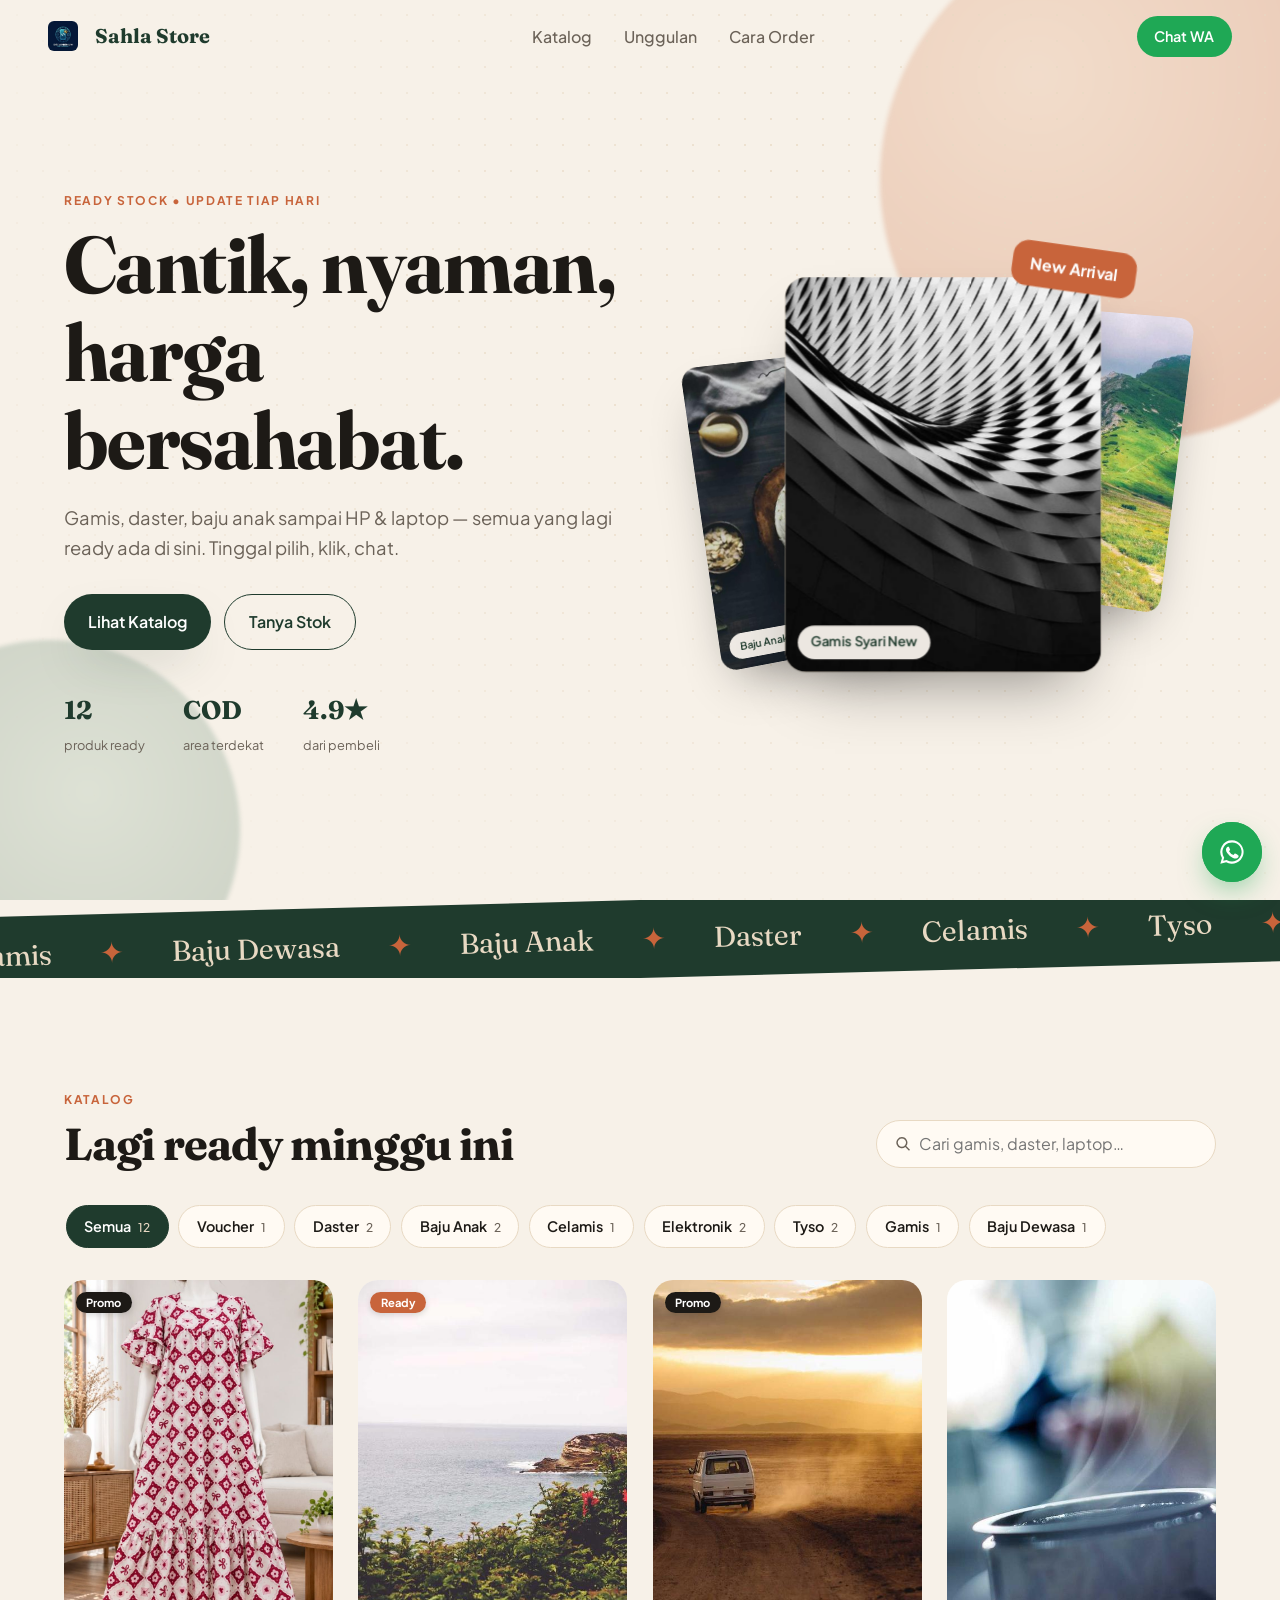
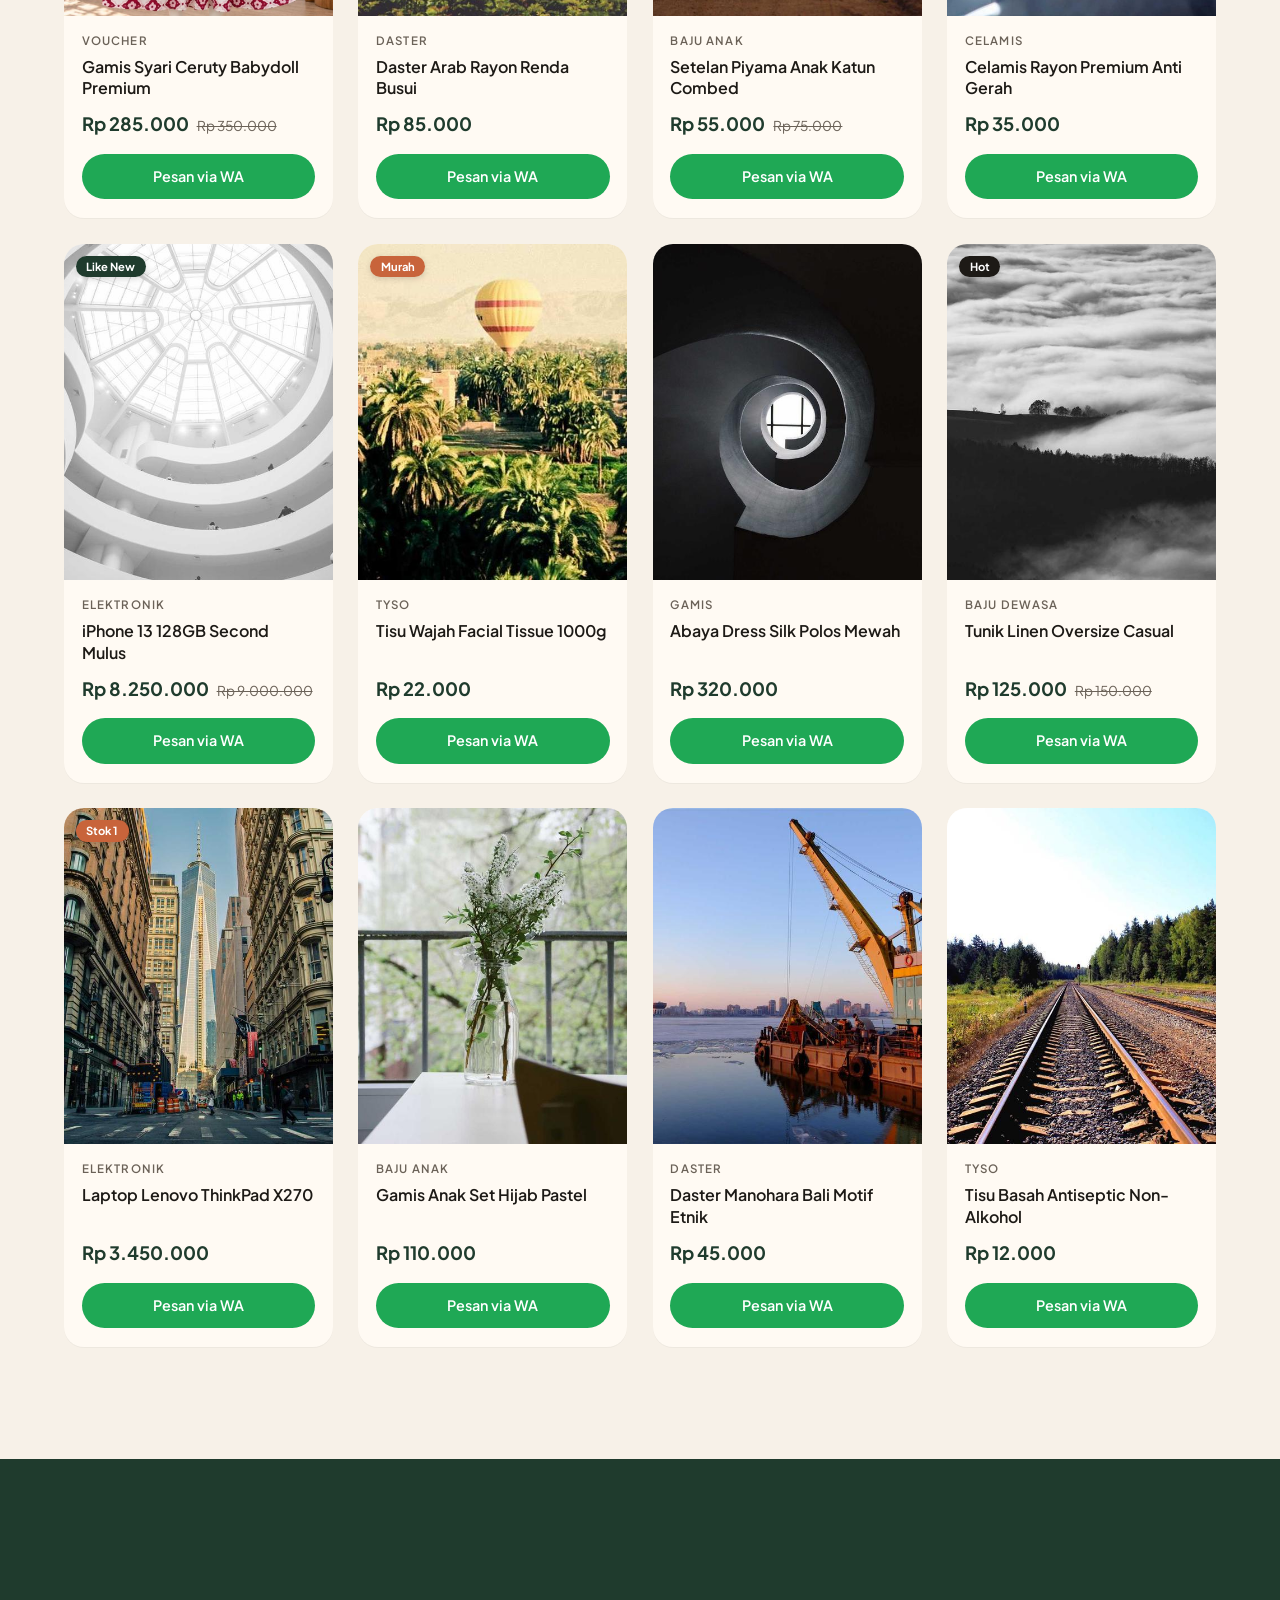
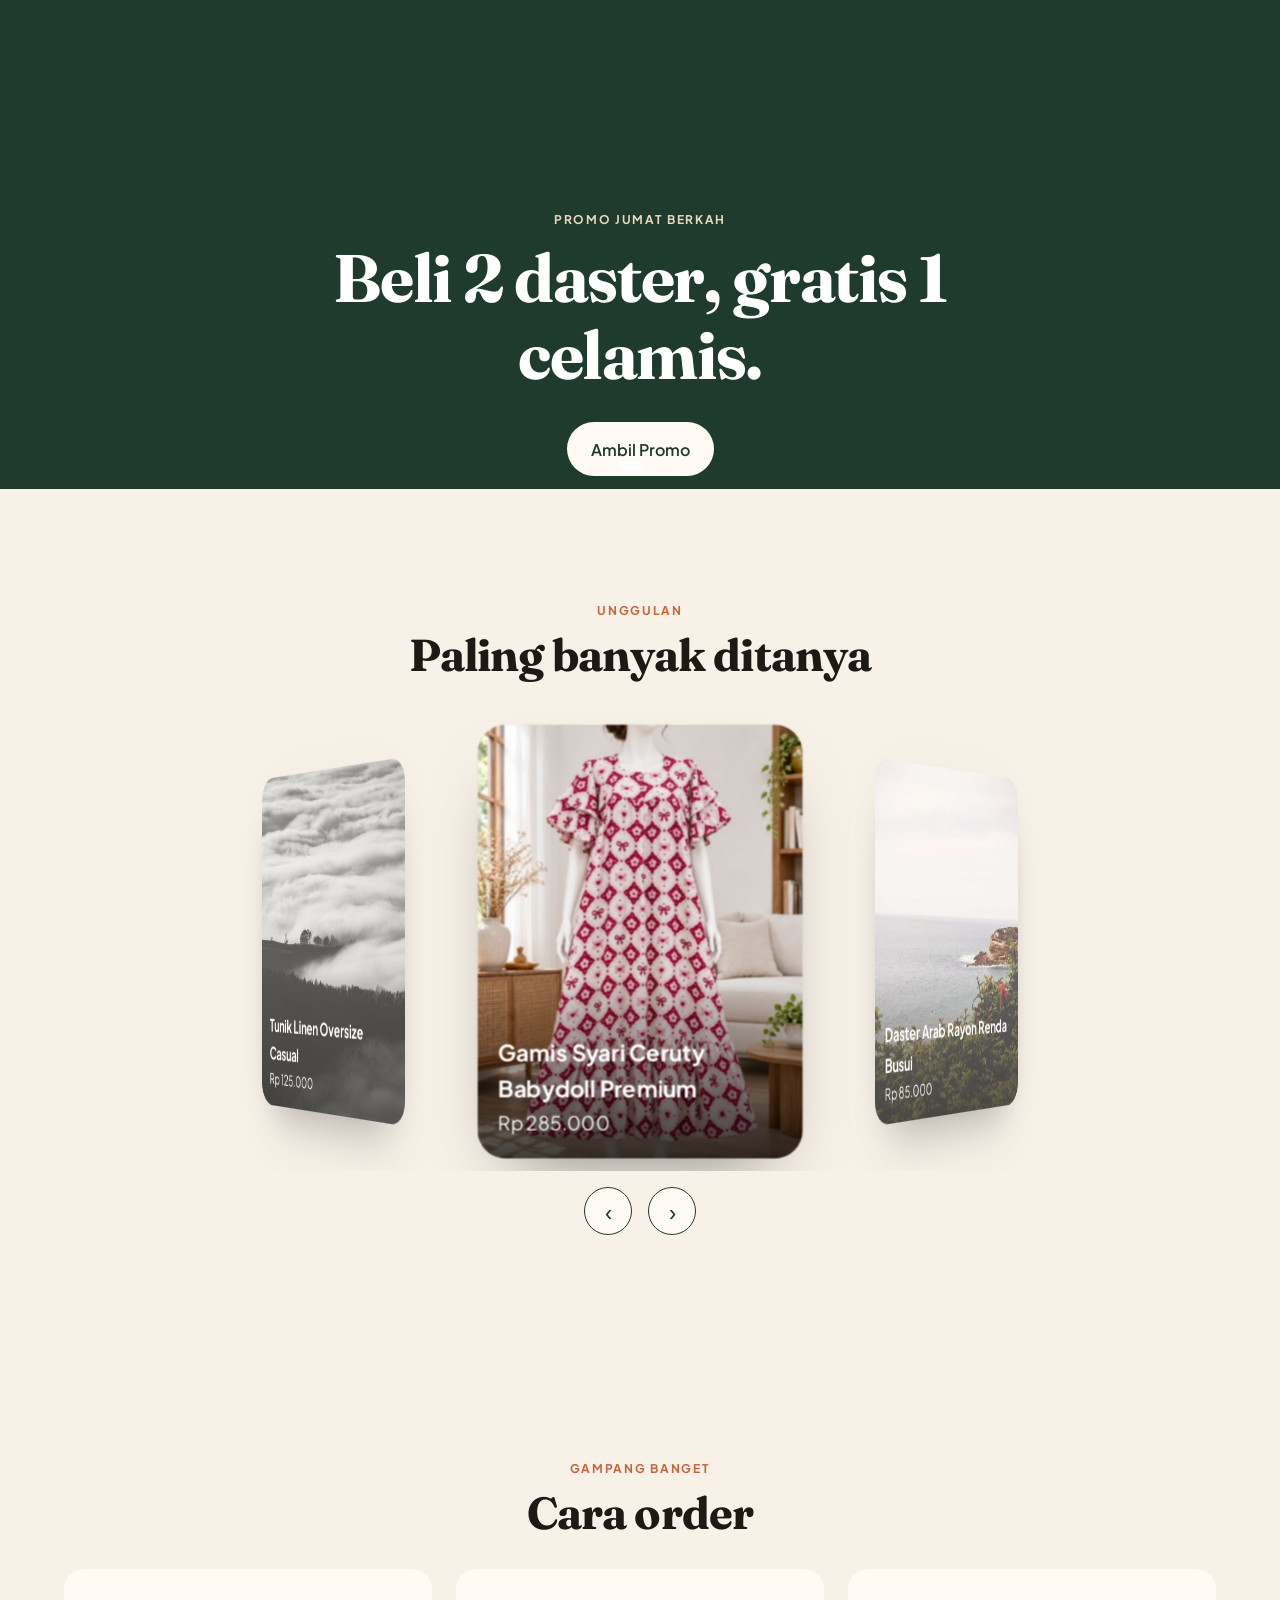
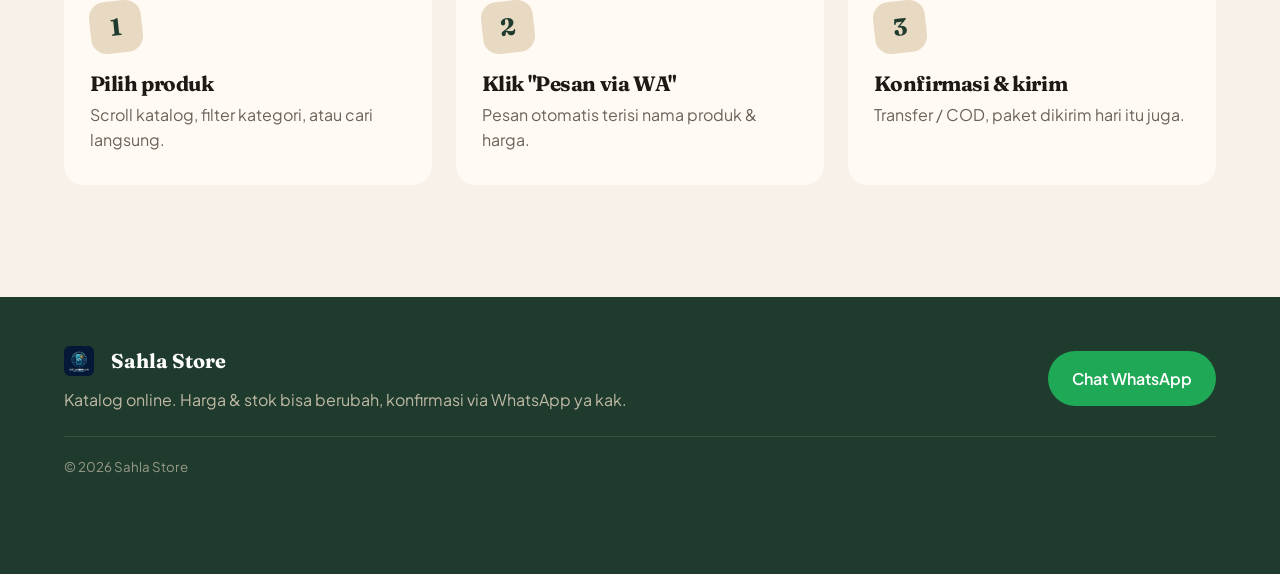
<file: index.html>
<!doctype html>
<html lang="id">
<head>
  <meta charset="utf-8">
  <meta name="viewport" content="width=device-width, initial-scale=1, viewport-fit=cover">
  <title>Sahla Store — Katalog Gamis, Daster, Baju Anak & Elektronik</title>
  <meta name="description" content="Katalog produk terbaru: gamis, baju dewasa & anak, daster, celamis, tyso, sampai HP & laptop. Pesan langsung via WhatsApp.">
  <meta name="theme-color" content="#1f3b2d">
  <link rel="icon" type="image/svg+xml" href="favicon.svg">
  <link rel="preconnect" href="https://fonts.googleapis.com">
  <link rel="preconnect" href="https://fonts.gstatic.com" crossorigin>
  <link href="https://fonts.googleapis.com/css2?family=Fraunces:opsz,wght@9..144,500;9..144,700&family=Plus+Jakarta+Sans:wght@400;500;600;700&display=swap" rel="stylesheet">
  <link rel="stylesheet" href="style.css">
</head>
<body>
  <a class="skip" href="#katalog">Langsung ke katalog</a>

  <header class="nav" id="nav">
    <a href="#" class="brand"><span class="brand-mark">S</span>Sahla Store</a>
    <nav class="nav-links" aria-label="Menu utama">
      <a href="#katalog">Katalog</a>
      <a href="#unggulan">Unggulan</a>
      <a href="#cara">Cara Order</a>
    </nav>
    <a class="btn btn-wa btn-sm" data-wa href="#">Chat WA</a>
  </header>

  <main>
    <!-- HERO: parallax layers + 3D card stack -->
    <section class="hero" id="hero">
      <div class="blob b1" data-speed="0.25" aria-hidden="true"></div>
      <div class="blob b2" data-speed="-0.15" aria-hidden="true"></div>
      <div class="pattern" data-speed="0.1" aria-hidden="true"></div>

      <div class="hero-copy" data-speed="-0.05">
        <p class="eyebrow">Ready stock • Update tiap hari</p>
        <h1>Cantik, nyaman,<br><em>harga bersahabat.</em></h1>
        <p class="lead">Gamis, daster, baju anak sampai HP & laptop — semua yang lagi ready ada di sini. Tinggal pilih, klik, chat.</p>
        <div class="hero-cta">
          <a href="#katalog" class="btn btn-primary">Lihat Katalog</a>
          <a href="#" data-wa class="btn btn-ghost">Tanya Stok</a>
        </div>
        <ul class="stats">
          <li><b id="statCount">0</b><span>produk ready</span></li>
          <li><b>COD</b><span>area terdekat</span></li>
          <li><b>4.9★</b><span>dari pembeli</span></li>
        </ul>
      </div>

      <div class="hero-stage" id="stage" aria-hidden="true">
        <div class="stack" id="stack">
          <figure class="card3d c1"><img src="img/h1.jpg" alt=""><figcaption>Gamis Syari</figcaption></figure>
          <figure class="card3d c2"><img src="img/h2.jpg" alt=""><figcaption>Baju Anak</figcaption></figure>
          <figure class="card3d c3"><img src="img/h3.jpg" alt=""><figcaption>HP Second</figcaption></figure>
          <span class="tag-float">Diskon s/d 30%</span>
        </div>
      </div>
    </section>

    <!-- marquee -->
    <div class="marquee-wrap" aria-hidden="true">
      <div class="marquee">
        <div class="marquee-track">
          <span>Gamis</span><span>Baju Dewasa</span><span>Baju Anak</span><span>Daster</span><span>Celamis</span><span>Tyso</span><span>HP</span><span>Laptop</span>
          <span>Gamis</span><span>Baju Dewasa</span><span>Baju Anak</span><span>Daster</span><span>Celamis</span><span>Tyso</span><span>HP</span><span>Laptop</span>
        </div>
      </div>
    </div>

    <!-- KATALOG -->
    <section class="section" id="katalog">
      <div class="section-head">
        <div>
          <p class="eyebrow">Katalog</p>
          <h2>Lagi ready minggu ini</h2>
        </div>
        <label class="search">
          <span class="sr">Cari produk</span>
          <svg viewBox="0 0 24 24" width="18" height="18" aria-hidden="true"><path fill="currentColor" d="M10 2a8 8 0 1 0 4.9 14.3l5.4 5.4 1.4-1.4-5.4-5.4A8 8 0 0 0 10 2m0 2a6 6 0 1 1 0 12 6 6 0 0 1 0-12"/></svg>
          <input id="q" type="search" placeholder="Cari gamis, daster, laptop…" autocomplete="off">
        </label>
      </div>

      <div class="chips" id="chips" role="tablist" aria-label="Kategori"></div>
      <div class="grid" id="grid" aria-live="polite"></div>
      <p class="empty" id="empty" hidden>Produk nggak ketemu. Coba kata lain atau <a href="#" data-wa>tanya langsung</a>.</p>
    </section>

    <!-- PROMO BANNER SLIDER -->
    <section class="banner" id="promoBannerSection" aria-label="Promo">
      <div class="banner-slider" id="bannerSlider">
        <!-- Render via JS -->
        <div class="banner-slide active">
          <div class="banner-bg"></div>
          <div class="banner-copy">
            <p class="eyebrow light">Promo Jumat Berkah</p>
            <h2>Beli 2 daster,<br>gratis 1 celamis.</h2>
            <a href="#" data-wa data-msg="Halo kak, mau ikut promo Jumat Berkah (beli 2 daster gratis 1 celamis)" class="btn btn-light">Ambil Promo</a>
          </div>
        </div>
      </div>
      <div class="banner-dots" id="bannerDots"></div>
      <button class="banner-nav prev" id="bannerPrev" aria-label="Banner Sebelumnya">‹</button>
      <button class="banner-nav next" id="bannerNext" aria-label="Banner Berikutnya">›</button>
    </section>

    <!-- 3D RING CAROUSEL -->
    <section class="section" id="unggulan">
      <div class="section-head center">
        <div>
          <p class="eyebrow">Unggulan</p>
          <h2>Paling banyak ditanya</h2>
        </div>
      </div>
      <div class="ring-wrap">
        <div class="ring" id="ring"></div>
      </div>
      <div class="ring-ctrl">
        <button class="icon-btn" id="prev" aria-label="Sebelumnya">‹</button>
        <button class="icon-btn" id="next" aria-label="Berikutnya">›</button>
      </div>
    </section>

    <!-- CARA ORDER -->
    <section class="section" id="cara">
      <div class="section-head center">
        <div>
          <p class="eyebrow">Gampang banget</p>
          <h2>Cara order</h2>
        </div>
      </div>
      <ol class="steps">
        <li class="reveal"><span>1</span><h3>Pilih produk</h3><p>Scroll katalog, filter kategori, atau cari langsung.</p></li>
        <li class="reveal"><span>2</span><h3>Klik "Pesan via WA"</h3><p>Pesan otomatis terisi nama produk & harga.</p></li>
        <li class="reveal"><span>3</span><h3>Konfirmasi & kirim</h3><p>Transfer / COD, paket dikirim hari itu juga.</p></li>
      </ol>
    </section>
  </main>

  <footer class="footer">
    <div>
      <a href="#" class="brand"><span class="brand-mark">S</span>Sahla Store</a>
      <p>Katalog online. Harga & stok bisa berubah, konfirmasi via WhatsApp ya kak.</p>
    </div>
    <a href="#" data-wa class="btn btn-wa">Chat WhatsApp</a>
    <small>© <span id="yr"></span> Sahla Store</small>
  </footer>

  <a href="#" data-wa class="fab" aria-label="Chat WhatsApp">
    <svg viewBox="0 0 24 24" width="28" height="28" aria-hidden="true"><path fill="currentColor" d="M12 2a10 10 0 0 0-8.6 15.1L2 22l5-1.3A10 10 0 1 0 12 2m0 18.2a8.2 8.2 0 0 1-4.2-1.2l-.3-.2-3 .8.8-2.9-.2-.3A8.2 8.2 0 1 1 12 20.2m4.5-6.1c-.2-.1-1.5-.7-1.7-.8s-.4-.1-.6.1-.6.8-.8 1-.3.2-.5 0a6.7 6.7 0 0 1-3.3-2.9c-.2-.4.2-.4.7-1.3.1-.2 0-.3 0-.4l-.8-1.8c-.2-.5-.4-.4-.6-.4h-.5a1 1 0 0 0-.7.3 3 3 0 0 0-.9 2.2 5.2 5.2 0 0 0 1.1 2.8 11.9 11.9 0 0 0 4.6 4c1.7.7 2.3.8 3.2.7a2.7 2.7 0 0 0 1.8-1.3 2.2 2.2 0 0 0 .1-1.3c0-.1-.2-.2-.5-.3"/></svg>
  </a>

  <!-- quick view -->
  <dialog id="modal" class="modal">
    <button class="icon-btn close" id="closeModal" aria-label="Tutup">×</button>
    <div class="modal-body" id="modalBody"></div>
  </dialog>

  <script src="products.js"></script>
  <script src="app.js"></script>
</body>
</html>
</file>
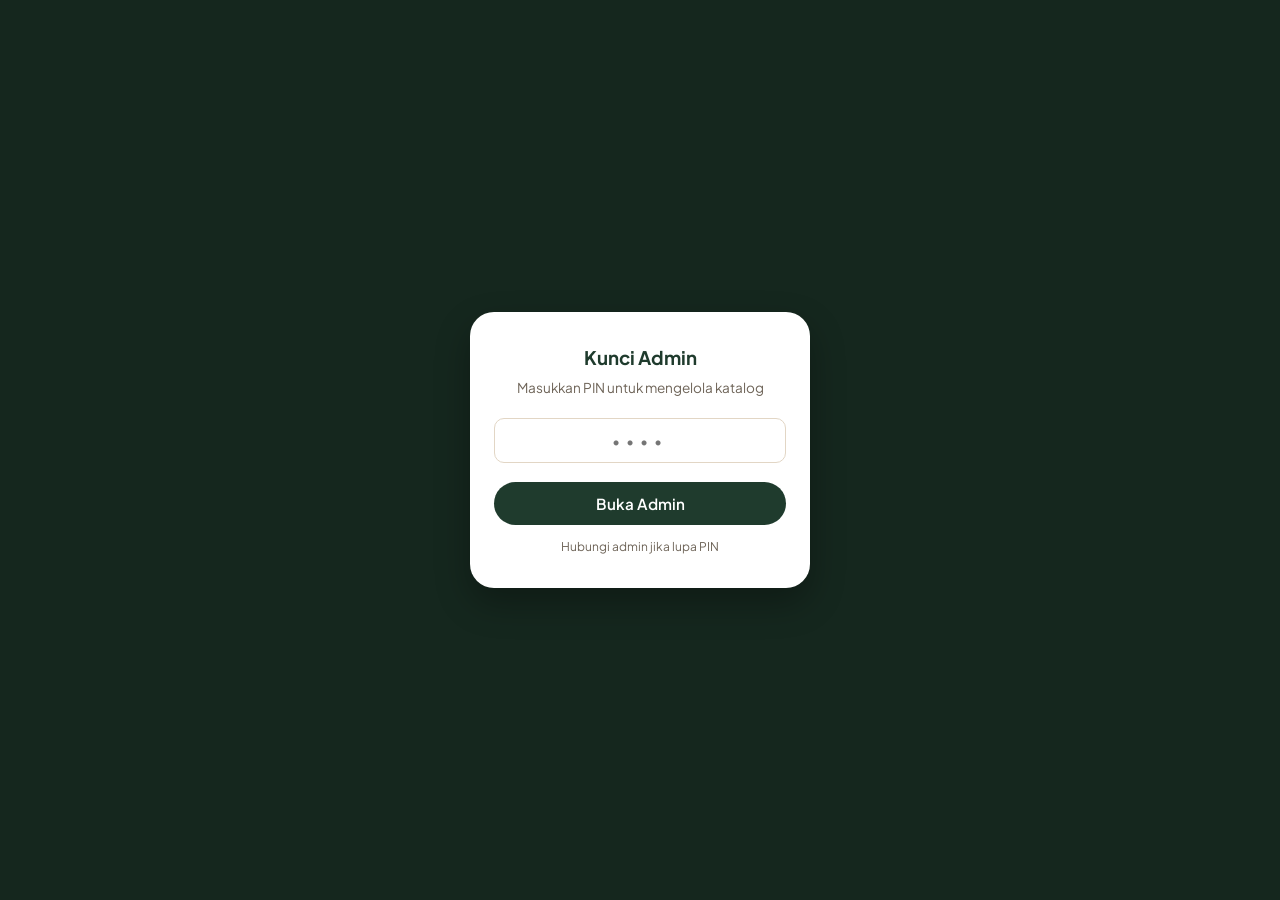
<file: admin.html>
<!doctype html>
<html lang="id">
<head>
  <meta charset="utf-8">
  <meta name="viewport" content="width=device-width, initial-scale=1, viewport-fit=cover">
  <title>Admin Sahla Store — Kelola Katalog & Banner</title>
  <meta name="theme-color" content="#1f3b2d">
  <link rel="icon" type="image/svg+xml" href="favicon.svg">
  <link rel="preconnect" href="https://fonts.googleapis.com">
  <link rel="preconnect" href="https://fonts.gstatic.com" crossorigin>
  <link href="https://fonts.googleapis.com/css2?family=Plus+Jakarta+Sans:wght@400;500;600;700&display=swap" rel="stylesheet">
  <style>
    :root {
      --bg: #f5f0e8;
      --paper: #ffffff;
      --card-bg: #fffbf5;
      --ink: #1a1714;
      --muted: #6e6458;
      --border: #e2d6c5;
      --green: #1f3b2d;
      --green-dark: #15271e;
      --terra: #c8643b;
      --wa: #1fa855;
      --danger: #d9383a;
      --radius: 16px;
    }
    * { box-sizing: border-box; margin: 0; padding: 0; font-family: 'Plus Jakarta Sans', system-ui, sans-serif; }
    body { background: var(--bg); color: var(--ink); line-height: 1.5; padding-bottom: 5rem; }
    
    /* Top Bar */
    .topbar { background: var(--green); color: #fff; padding: 1rem 1.25rem; display: flex; align-items: center; justify-content: space-between; position: sticky; top: 0; z-index: 40; box-shadow: 0 4px 15px rgba(0,0,0,.1); }
    .brand { font-size: 1.15rem; font-weight: 700; display: flex; align-items: center; gap: .5rem; }
    .brand-badge { background: var(--terra); padding: .2rem .5rem; border-radius: 6px; font-size: .75rem; }
    .view-site { color: #fff; text-decoration: none; font-size: .85rem; font-weight: 600; background: rgba(255,255,255,.15); padding: .45rem .85rem; border-radius: 999px; }
    
    /* Nav Tabs */
    .tabs { display: flex; background: var(--paper); border-bottom: 1.5px solid var(--border); overflow-x: auto; padding: 0 1rem; position: sticky; top: 58px; z-index: 30; }
    .tab-btn { flex: 1; min-width: 110px; padding: .85rem .5rem; background: none; border: 0; border-bottom: 3px solid transparent; font-weight: 600; font-size: .9rem; color: var(--muted); cursor: pointer; text-align: center; }
    .tab-btn.active { color: var(--green); border-bottom-color: var(--green); }
    
    /* Container */
    .container { max-width: 760px; margin: 1.25rem auto; padding: 0 1rem; }
    
    /* Cards */
    .panel { background: var(--paper); border-radius: var(--radius); padding: 1.25rem; border: 1.5px solid var(--border); margin-bottom: 1.25rem; box-shadow: 0 2px 8px rgba(0,0,0,.03); }
    .panel-head { display: flex; justify-content: space-between; align-items: center; margin-bottom: 1rem; flex-wrap: wrap; gap: .5rem; }
    .panel-title { font-size: 1.15rem; font-weight: 700; color: var(--green); }
    
    /* Form controls */
    .form-group { margin-bottom: 1rem; }
    label { display: block; font-size: .85rem; font-weight: 600; color: var(--muted); margin-bottom: .35rem; }
    input[type="text"], input[type="number"], input[type="password"], textarea, select {
      width: 100%; padding: .75rem; border-radius: 10px; border: 1.5px solid var(--border); background: #fff; font-size: .95rem; color: var(--ink); outline: none; transition: border-color .2s;
    }
    input:focus, textarea:focus, select:focus { border-color: var(--green); }
    .help-text { font-size: .75rem; color: var(--muted); margin-top: .3rem; }
    
    /* Buttons */
    .btn { display: inline-flex; align-items: center; justify-content: center; gap: .4rem; padding: .75rem 1.25rem; border-radius: 999px; font-weight: 600; font-size: .95rem; border: 0; cursor: pointer; text-decoration: none; transition: transform .1s, opacity .2s; }
    .btn:active { transform: scale(.98); }
    .btn-primary { background: var(--green); color: #fff; }
    .btn-secondary { background: var(--bg); border: 1.5px solid var(--border); color: var(--ink); }
    .btn-terra { background: var(--terra); color: #fff; }
    .btn-danger { background: #fee2e2; color: var(--danger); border: 1.5px solid #fca5a5; }
    .btn-block { width: 100%; }
    .btn-sm { padding: .4rem .75rem; font-size: .8rem; }
    
    /* Product list items */
    .prod-item { display: flex; gap: .9rem; padding: .9rem; background: var(--card-bg); border: 1.5px solid var(--border); border-radius: 12px; margin-bottom: .85rem; align-items: center; }
    .prod-thumb { width: 68px; height: 85px; border-radius: 8px; object-fit: cover; background: var(--border); flex-shrink: 0; }
    .prod-info { flex: 1; min-width: 0; }
    .prod-info h4 { font-size: .95rem; font-weight: 600; margin-bottom: .2rem; white-space: nowrap; overflow: hidden; text-overflow: ellipsis; }
    .prod-tag { display: inline-block; font-size: .7rem; font-weight: 600; color: var(--terra); background: rgba(200,100,59,.1); padding: .15rem .45rem; border-radius: 4px; margin-bottom: .2rem; }
    .prod-price { font-weight: 700; color: var(--green); font-size: .95rem; }
    .prod-actions { display: flex; flex-direction: column; gap: .35rem; }
    
    /* Image preview & upload */
    .upload-box { border: 2px dashed var(--border); border-radius: 12px; padding: 1.2rem; text-align: center; cursor: pointer; background: #faf8f5; position: relative; }
    .upload-box:hover { border-color: var(--green); }
    .upload-preview { max-width: 140px; max-height: 180px; border-radius: 8px; object-fit: cover; margin: 0 auto .6rem; display: block; border: 1.5px solid var(--border); }
    
    /* Modal Dialog */
    dialog { border: 0; border-radius: 20px; padding: 0; width: min(540px, 94vw); max-height: 90vh; background: var(--paper); margin: auto; box-shadow: 0 20px 40px rgba(0,0,0,.25); }
    dialog::backdrop { background: rgba(0,0,0,.5); backdrop-filter: blur(4px); }
    .modal-head { display: flex; justify-content: space-between; align-items: center; padding: 1rem 1.25rem; border-bottom: 1.5px solid var(--border); }
    .modal-head h3 { font-size: 1.15rem; font-weight: 700; color: var(--green); }
    .modal-close { background: none; border: 0; font-size: 1.4rem; cursor: pointer; color: var(--muted); }
    .modal-content { padding: 1.25rem; overflow-y: auto; max-height: calc(90vh - 130px); }
    .modal-actions { padding: .9rem 1.25rem; border-top: 1.5px solid var(--border); display: flex; gap: .6rem; justify-content: flex-end; }
    
    /* Alerts */
    .alert { padding: .85rem 1rem; border-radius: 10px; margin-bottom: 1rem; font-size: .88rem; font-weight: 500; }
    .alert-success { background: #dcfce7; color: #166534; border: 1.5px solid #86efac; }
    .alert-info { background: #e0f2fe; color: #075985; border: 1.5px solid #7dd3fc; }
    
    /* PIN screen overlay */
    .pin-lock { position: fixed; inset: 0; background: var(--green-dark); color: #fff; z-index: 100; display: grid; place-items: center; padding: 1.5rem; text-align: center; }
    .pin-card { background: var(--paper); color: var(--ink); border-radius: 24px; padding: 2rem 1.5rem; width: min(340px, 100%); box-shadow: 0 15px 35px rgba(0,0,0,.3); }
    .pin-input { font-size: 1.8rem; letter-spacing: .4em; text-align: center; width: 100%; padding: .6rem; border: 2px solid var(--border); border-radius: 12px; margin: 1.2rem 0; outline: none; }
    .pin-input:focus { border-color: var(--green); }
    
    .loading-spinner { display: inline-block; width: 18px; height: 18px; border: 2px solid rgba(255,255,255,.3); border-radius: 50%; border-top-color: #fff; animation: spin .8s linear infinite; }
    @keyframes spin { to { transform: rotate(360deg); } }
  </style>
</head>
<body>

  <!-- KUNCI PIN -->
  <div id="pinLock" class="pin-lock" style="display: none;">
    <div class="pin-card">
      <h3 style="color: var(--green); margin-bottom: .4rem;">Kunci Admin</h3>
      <p style="font-size: .85rem; color: var(--muted);">Masukkan PIN untuk mengelola katalog</p>
      <input type="password" id="pinInput" class="pin-input" maxlength="6" placeholder="••••" autofocus inputmode="numeric">
      <button class="btn btn-primary btn-block" id="btnUnlock">Buka Admin</button>
      <p style="font-size: .75rem; color: var(--muted); margin-top: .8rem;">Hubungi admin jika lupa PIN</p>
    </div>
  </div>

  <!-- TOPBAR -->
  <header class="topbar">
    <div class="brand">
      🛍️ <span id="brandName">Sahla Store</span>
      <span class="brand-badge">Admin</span>
    </div>
    <a href="index.html" class="view-site" target="_blank">👁️ Buka Web</a>
  </header>

  <!-- NAVIGATION TABS -->
  <nav class="tabs">
    <button class="tab-btn active" data-tab="tab-produk">🛍️ Produk (<span id="countBadge">0</span>)</button>
    <button class="tab-btn" data-tab="tab-toko">🏪 Banner & Toko</button>
    <button class="tab-btn" data-tab="tab-publish">🚀 Publikasi ke Web</button>
  </nav>

  <main class="container">
    
    <!-- NOTIFIKASI STATUS -->
    <div id="statusAlert" style="display: none;"></div>

    <!-- TAB 1: KELOLA PRODUK -->
    <section id="tab-produk" class="tab-content">
      <div class="panel">
        <div class="panel-head">
          <div>
            <h2 class="panel-title">Daftar Produk</h2>
            <p class="help-text">Tambah atau edit barang yang dijual</p>
          </div>
          <button class="btn btn-primary" id="btnTambahProduk">
            ➕ Tambah Produk Baru
          </button>
        </div>
        
        <div class="form-group">
          <input type="text" id="adminSearch" placeholder="🔍 Cari nama atau kategori barang...">
        </div>

        <div id="productList">
          <!-- Di-generate via JS -->
        </div>
      </div>
    </section>

    <!-- TAB 2: INFORMASI TOKO & BANNER -->
    <section id="tab-toko" class="tab-content" style="display: none;">
      <div class="panel">
        <h2 class="panel-title" style="margin-bottom: 1rem;">Pengaturan Toko & Banner</h2>
        
        <div class="form-group">
          <label>Nama Toko</label>
          <input type="text" id="setStoreName" placeholder="Contoh: Sahla Store">
        </div>

        <div class="form-group">
          <label>Nomor WhatsApp Penjual</label>
          <input type="text" id="setWaNumber" placeholder="Contoh: 6281234567890 (awali 62)">
          <p class="help-text">Pesanan pembeli dari tombol WA akan otomatis masuk ke nomor ini.</p>
        </div>

        <hr style="border: 0; border-top: 1.5px solid var(--border); margin: 1.25rem 0;">

        <h3 style="font-size: 1rem; color: var(--green); margin-bottom: .8rem;">Teks Header Utama (Hero)</h3>

        <div class="form-group">
          <label>Subjudul Atas</label>
          <input type="text" id="setHeroEyebrow" placeholder="Contoh: Ready stock • Update tiap hari">
        </div>

        <div class="form-group">
          <label>Judul Utama</label>
          <input type="text" id="setHeroTitle" placeholder="Contoh: Cantik, nyaman, harga bersahabat.">
        </div>

        <div class="form-group">
          <label>Deskripsi Singkat</label>
          <textarea id="setHeroLead" rows="2" placeholder="Deskripsi di bawah judul utama..."></textarea>
        </div>

        <div class="form-group">
          <label>Teks Badge Melayang 3D (Tag Float)</label>
          <input type="text" id="setHeroTag" placeholder="Contoh: Diskon s/d 30% atau New Arrival">
          <p class="help-text">Teks badge melayang di atas 3 kartu foto hero (kosongkan jika ingin disembunyikan).</p>
        </div>

        <hr style="border: 0; border-top: 1.5px solid var(--border); margin: 1.25rem 0;">

        <h3 style="font-size: 1rem; color: var(--green); margin-bottom: .4rem;">3 Kartu Foto Hero 3D</h3>
        <p class="help-text" style="margin-bottom: 1rem;">Ubah foto dan tulisan 3 kartu yang melayang & berputar di bagian atas web.</p>

        <!-- Kartu 1 -->
        <div style="background: #faf8f5; border: 1.5px solid var(--border); border-radius: 12px; padding: 1rem; margin-bottom: 1rem;">
          <div style="font-weight: 700; font-size: .88rem; color: var(--green); margin-bottom: .6rem;">Kartu 1 (Tengah / Depan)</div>
          <div style="display: flex; gap: 1rem; align-items: center; margin-bottom: .75rem;">
            <img id="card1Preview" src="img/h1.jpg" alt="Preview Kartu 1" style="width: 64px; height: 80px; object-fit: cover; border-radius: 8px; border: 1.5px solid var(--border); background: #eee;">
            <div>
              <button type="button" class="btn btn-secondary btn-sm" id="btnUploadCard1">📸 Ganti Foto</button>
              <input type="file" id="fileCard1" accept="image/*" style="display: none;">
              <p class="help-text">Rekomendasi rasio portrait (4:5)</p>
            </div>
          </div>
          <div class="form-group" style="margin-bottom: 0;">
            <label>Label Tulisan</label>
            <input type="text" id="setCard1Caption" placeholder="Contoh: Gamis Syari">
          </div>
        </div>

        <!-- Kartu 2 -->
        <div style="background: #faf8f5; border: 1.5px solid var(--border); border-radius: 12px; padding: 1rem; margin-bottom: 1rem;">
          <div style="font-weight: 700; font-size: .88rem; color: var(--green); margin-bottom: .6rem;">Kartu 2 (Kiri / Belakang)</div>
          <div style="display: flex; gap: 1rem; align-items: center; margin-bottom: .75rem;">
            <img id="card2Preview" src="img/h2.jpg" alt="Preview Kartu 2" style="width: 64px; height: 80px; object-fit: cover; border-radius: 8px; border: 1.5px solid var(--border); background: #eee;">
            <div>
              <button type="button" class="btn btn-secondary btn-sm" id="btnUploadCard2">📸 Ganti Foto</button>
              <input type="file" id="fileCard2" accept="image/*" style="display: none;">
              <p class="help-text">Rekomendasi rasio portrait (4:5)</p>
            </div>
          </div>
          <div class="form-group" style="margin-bottom: 0;">
            <label>Label Tulisan</label>
            <input type="text" id="setCard2Caption" placeholder="Contoh: Baju Anak">
          </div>
        </div>

        <!-- Kartu 3 -->
        <div style="background: #faf8f5; border: 1.5px solid var(--border); border-radius: 12px; padding: 1rem; margin-bottom: 1rem;">
          <div style="font-weight: 700; font-size: .88rem; color: var(--green); margin-bottom: .6rem;">Kartu 3 (Kanan / Belakang)</div>
          <div style="display: flex; gap: 1rem; align-items: center; margin-bottom: .75rem;">
            <img id="card3Preview" src="img/h3.jpg" alt="Preview Kartu 3" style="width: 64px; height: 80px; object-fit: cover; border-radius: 8px; border: 1.5px solid var(--border); background: #eee;">
            <div>
              <button type="button" class="btn btn-secondary btn-sm" id="btnUploadCard3">📸 Ganti Foto</button>
              <input type="file" id="fileCard3" accept="image/*" style="display: none;">
              <p class="help-text">Rekomendasi rasio portrait (4:5)</p>
            </div>
          </div>
          <div class="form-group" style="margin-bottom: 0;">
            <label>Label Tulisan</label>
            <input type="text" id="setCard3Caption" placeholder="Contoh: HP Second">
          </div>
        </div>

        <hr style="border: 0; border-top: 1.5px solid var(--border); margin: 1.25rem 0;">

        <h3 style="font-size: 1rem; color: var(--green); margin-bottom: .4rem;">Banner Promo Slider</h3>
        <p class="help-text" style="margin-bottom: .75rem;">Slider banner promo yang bisa digeser (auto-slide).</p>

        <div id="promoBannersContainer">
          <!-- Render via JS -->
        </div>
        <button type="button" class="btn btn-outline" id="addPromoBanner" style="margin-top: .5rem; width: 100%;">+ Tambah Banner Promo</button>

        <hr style="border: 0; border-top: 1.5px solid var(--border); margin: 1.25rem 0;">
        <p class="help-text" style="margin-bottom: .75rem;">Kata/kategori yang berjalan di bawah banner hero. Pisahkan dengan tanda koma.</p>

        <div class="form-group">
          <label>Daftar Teks Berjalan</label>
          <input type="text" id="setMarqueeItems" placeholder="Gamis, Baju Dewasa, Baju Anak, Daster, Celamis, Tyso, HP, Laptop">
          <p class="help-text">Kosongkan jika ingin menyembunyikan teks berjalan.</p>
        </div>

        <hr style="border: 0; border-top: 1.5px solid var(--border); margin: 1.25rem 0;">

        <h3 style="font-size: 1rem; color: var(--green); margin-bottom: .4rem;">3D Carousel Produk (Unggulan)</h3>
        <p class="help-text" style="margin-bottom: .85rem;">Pengaturan carousel produk 3D yang berputar di bawah banner promo.</p>

        <!-- Toggle Tampilkan Carousel -->
        <div style="display: flex; align-items: center; justify-content: space-between; background: #faf8f5; border: 1.5px solid var(--border); border-radius: 12px; padding: .85rem 1rem; margin-bottom: 1rem;">
          <div>
            <label style="margin-bottom: .2rem; font-weight: 700; cursor: pointer;" for="setCarouselEnabled">Tampilkan Section Carousel di Web</label>
            <p class="help-text" style="margin: 0;">Aktifkan atau sembunyikan section carousel dan menu navigasi "Unggulan".</p>
          </div>
          <input type="checkbox" id="setCarouselEnabled" style="width: 22px; height: 22px; accent-color: var(--green); cursor: pointer;" checked>
        </div>

        <div id="carouselSettingsBox">
          <div class="form-group">
            <label>Subjudul (Eyebrow)</label>
            <input type="text" id="setCarouselEyebrow" placeholder="Contoh: Unggulan">
          </div>

          <div class="form-group">
            <label>Judul Section</label>
            <input type="text" id="setCarouselTitle" placeholder="Contoh: Paling banyak ditanya">
          </div>

          <div class="form-group">
            <label>Pilih Produk untuk Carousel (Maks. 8 disarankan)</label>
            <p class="help-text" style="margin-bottom: .6rem;">Centang produk yang ingin dimunculkan di carousel. Jika tidak ada yang dicentang, sistem otomatis menampilkan 8 produk teratas.</p>
            <div id="carouselProductList" style="max-height: 240px; overflow-y: auto; border: 1.5px solid var(--border); border-radius: 10px; padding: .5rem; background: #fff; display: flex; flex-direction: column; gap: .4rem;">
              <!-- Render via JS -->
            </div>
          </div>
        </div>

        <hr style="border: 0; border-top: 1.5px solid var(--border); margin: 1.25rem 0;">

        <h3 style="font-size: 1rem; color: var(--green); margin-bottom: .8rem;">Keamanan PIN Admin</h3>

        <div class="form-group">
          <label>Ganti PIN Masuk Admin (4-6 angka)</label>
          <input type="text" id="setAdminPin" maxlength="6" inputmode="numeric" placeholder="1234">
          <p class="help-text">Gunakan kombinasi angka/karakter yang mudah diingat. Default: sahla@.</p>
        </div>

        <button class="btn btn-primary btn-block" id="btnSimpanToko">
          💾 Simpan Pengaturan Toko
        </button>
      </div>
    </section>

    <!-- TAB 3: PUBLIKASI KE GITHUB & VERCEL -->
    <section id="tab-publish" class="tab-content" style="display: none;">
      <div class="panel">
        <h2 class="panel-title" style="margin-bottom: .4rem;">Publikasikan ke Web Live</h2>
        <p class="help-text" style="margin-bottom: 1.2rem;">Kirim perubahan langsung ke GitHub agar Vercel otomatis deploy web terbaru.</p>

        <div class="alert alert-info">
          💡 <b>Cukup Isi Sekali:</b> Token tersimpan aman di browser HP ini. Setiap kali klik "Publikasikan Sekarang", web live akan otomatis ter-update dalam ~30 detik.
        </div>

        <div class="form-group">
          <label>GitHub Personal Access Token (PAT)</label>
          <input type="password" id="ghToken" placeholder="ghp_xxxxxxxxxxxxxxxxxxxx">
          <p class="help-text">Token dengan hak akses <code>repo</code>.</p>
        </div>

        <div class="form-group">
          <label>Nama Repository GitHub</label>
          <input type="text" id="ghRepo" placeholder="username/nama-repo (contoh: bie71/sahla-store)">
        </div>

        <div class="form-group">
          <label>Branch</label>
          <input type="text" id="ghBranch" value="main" placeholder="main">
        </div>

        <button class="btn btn-terra btn-block" id="btnPublishGitHub" style="padding: .9rem; font-size: 1rem;">
          <span id="publishBtnText">🚀 Publikasikan Sekarang ke Web</span>
        </button>

        <hr style="border: 0; border-top: 1.5px solid var(--border); margin: 1.5rem 0;">

        <h3 style="font-size: .95rem; color: var(--muted); margin-bottom: .6rem;">Opsi Cadangan (Manual)</h3>
        <div style="display: flex; gap: .6rem; flex-wrap: wrap;">
          <button class="btn btn-secondary btn-sm" id="btnDownloadJs">📥 Unduh file products.js</button>
          <button class="btn btn-secondary btn-sm" id="btnCopyJs">📋 Salin kode products.js</button>
          <button class="btn btn-secondary btn-sm" id="btnResetPreview">🔄 Reset Preview</button>
        </div>
      </div>
    </section>

  </main>

  <!-- MODAL EDIT / TAMBAH PRODUK -->
  <dialog id="modalProduk">
    <div class="modal-head">
      <h3 id="modalProdukTitle">Tambah Produk Baru</h3>
      <button class="modal-close" id="btnCloseModal">×</button>
    </div>
    <form id="formProduk" class="modal-content">
      <input type="hidden" id="prodId">

      <!-- Upload Foto -->
      <div class="form-group">
        <label>Foto Produk</label>
        <div class="upload-box" id="prodUploadBox">
          <img id="prodPreview" class="upload-preview" src="img/1.jpg" alt="Preview">
          <p style="font-size: .85rem; font-weight: 600; color: var(--green); margin-bottom: .2rem;">
            📸 Ambil Foto / Pilih dari Galeri
          </p>
          <p style="font-size: .75rem; color: var(--muted);">Otomatis dikompres biar ringan</p>
          <input type="file" id="prodFileInput" accept="image/*" style="display: none;">
        </div>
        <input type="text" id="prodImgUrl" placeholder="Atau ketik path/URL foto (contoh: img/1.jpg)" style="margin-top: .4rem; font-size: .8rem;">
      </div>

      <div class="form-group">
        <label>Nama Produk *</label>
        <input type="text" id="prodName" required placeholder="Contoh: Gamis Syari Ceruty Premium">
      </div>

      <div style="display: grid; grid-template-columns: 1fr 1fr; gap: .75rem;">
        <div class="form-group">
          <label>Kategori *</label>
          <select id="prodCatSelect">
            <option value="Gamis">Gamis</option>
            <option value="Daster">Daster</option>
            <option value="Baju Dewasa">Baju Dewasa</option>
            <option value="Baju Anak">Baju Anak</option>
            <option value="Celamis">Celamis</option>
            <option value="Tyso">Tyso</option>
            <option value="Elektronik">Elektronik</option>
            <option value="__NEW__">+ Kategori Baru...</option>
          </select>
          <input type="text" id="prodCatCustom" placeholder="Ketik kategori baru" style="display: none; margin-top: .4rem;">
        </div>
        <div class="form-group">
          <label>Label Promo / Badge (Bisa lebih dari 1, pisahkan dengan koma)</label>
          <input type="text" id="prodBadge" placeholder="Contoh: Best Seller, Promo, Diskon 20%">
          <p class="help-text">Badge akan muncul menumpuk rapi di pojok kiri atas foto produk.</p>
        </div>
      </div>

      <div style="display: grid; grid-template-columns: 1fr 1fr; gap: .75rem;">
        <div class="form-group">
          <label>Harga Jual (Rp) *</label>
          <input type="number" id="prodPrice" required placeholder="85000">
        </div>
        <div class="form-group">
          <label>Harga Coret (Rp)</label>
          <input type="number" id="prodOldPrice" placeholder="100000 (jika ada)">
        </div>
      </div>

      <div class="form-group">
        <label>Pilihan Ukuran (Pisahkan dengan koma)</label>
        <input type="text" id="prodSizes" placeholder="Contoh: S, M, L, XL atau All Size">
      </div>

      <div class="form-group">
        <label>Deskripsi Singkat</label>
        <textarea id="prodDesc" rows="3" placeholder="Bahan adem, jatuh, jahitan rapi, busui friendly..."></textarea>
      </div>

      <div class="modal-actions">
        <button type="button" class="btn btn-secondary" id="btnBatalProduk">Batal</button>
        <button type="submit" class="btn btn-primary">Simpan Produk</button>
      </div>
    </form>
  </dialog>

  <!-- Script data bawaan -->
  <script src="products.js?v=8"></script>

  <!-- Admin Logic -->
  <script>
  (() => {
    // STATE MANAGEMENT
    const STORAGE_KEY = "sahla_catalog_data";
    let state = {
      settings: typeof STORE_SETTINGS !== "undefined" ? { ...STORE_SETTINGS } : {},
      products: typeof PRODUCTS !== "undefined" ? [ ...PRODUCTS ] : []
    };

    // Baca dari localStorage jika pernah disimpan
    const saved = localStorage.getItem(STORAGE_KEY);
    if (saved) {
      try {
        const parsed = JSON.parse(saved);
        if (parsed.settings) state.settings = parsed.settings;
        if (parsed.products && parsed.products.length) state.products = parsed.products;
      } catch (e) {
        console.error(e);
      }
    }

    // PIN SECURITY (Dinamis dari config/localStorage)
    const PIN_KEY = "sahla_admin_auth";
    const pinLock = document.getElementById("pinLock");
    const pinInput = document.getElementById("pinInput");
    const btnUnlock = document.getElementById("btnUnlock");

    if (sessionStorage.getItem(PIN_KEY) !== "valid") {
      pinLock.style.display = "grid";
    }

    function getAdminPin() {
      if (state.settings && state.settings.adminPin) return String(state.settings.adminPin);
      if (typeof STORE_SETTINGS !== "undefined" && STORE_SETTINGS.adminPin) return String(STORE_SETTINGS.adminPin);
      return "1234";
    }

    function checkPin() {
      const activePin = getAdminPin();
      if (pinInput.value === activePin) {
        sessionStorage.setItem(PIN_KEY, "valid");
        pinLock.style.display = "none";
      } else {
        alert("PIN salah! Silakan coba lagi.");
        pinInput.value = "";
      }
    }
    btnUnlock.onclick = checkPin;
    pinInput.onkeydown = e => { if (e.key === "Enter") checkPin(); };

    function saveState() {
      localStorage.setItem(STORAGE_KEY, JSON.stringify(state));
      document.getElementById("brandName").textContent = state.settings.storeName || "Sahla Store";
      document.getElementById("countBadge").textContent = state.products.length;
    }

    // TABS SWITCHING
    const tabBtns = document.querySelectorAll(".tab-btn");
    const tabContents = document.querySelectorAll(".tab-content");
    tabBtns.forEach(btn => {
      btn.onclick = () => {
        tabBtns.forEach(b => b.classList.remove("active"));
        tabContents.forEach(c => c.style.display = "none");
        btn.classList.add("active");
        document.getElementById(btn.dataset.tab).style.display = "block";
      };
    });

    // RENDER PRODUK
    const productList = document.getElementById("productList");
    const adminSearch = document.getElementById("adminSearch");

    function renderProducts() {
      const q = adminSearch.value.toLowerCase();
      const filtered = state.products.filter(p => p.name.toLowerCase().includes(q) || (p.cat && p.cat.toLowerCase().includes(q)));
      
      document.getElementById("countBadge").textContent = state.products.length;

      if (filtered.length === 0) {
        productList.innerHTML = `<p style="text-align: center; color: var(--muted); padding: 2rem 0;">Tidak ada produk ditemukan.</p>`;
        return;
      }

      productList.innerHTML = filtered.map(p => `
        <div class="prod-item">
          <img class="prod-thumb" src="${p.img || 'img/1.jpg'}" alt="${p.name}" onerror="this.src='favicon.svg'">
          <div class="prod-info">
            <span class="prod-tag">${p.cat || 'Umum'}</span>
            <h4>${p.name}</h4>
            <div class="prod-price">
              Rp ${(p.price || 0).toLocaleString("id-ID")}
              ${p.old ? `<s style="font-size: .8rem; color: var(--muted); margin-left: .3rem;">Rp ${p.old.toLocaleString("id-ID")}</s>` : ""}
            </div>
            ${p.sizes ? `<div style="font-size: .75rem; color: var(--muted);">Size: ${p.sizes.join(", ")}</div>` : ""}
          </div>
          <div class="prod-actions">
            <button class="btn btn-secondary btn-sm" onclick="window.editProduk(${p.id})">✏️ Edit</button>
            <button class="btn btn-danger btn-sm" onclick="window.hapusProduk(${p.id})">🗑️</button>
          </div>
        </div>
      `).join("");
    }

    adminSearch.oninput = renderProducts;

    // MODAL ADD/EDIT PRODUK
    const modalProduk = document.getElementById("modalProduk");
    const formProduk = document.getElementById("formProduk");
    const btnTambahProduk = document.getElementById("btnTambahProduk");
    const btnCloseModal = document.getElementById("btnCloseModal");
    const btnBatalProduk = document.getElementById("btnBatalProduk");
    const prodCatSelect = document.getElementById("prodCatSelect");
    const prodCatCustom = document.getElementById("prodCatCustom");
    const prodUploadBox = document.getElementById("prodUploadBox");
    const prodFileInput = document.getElementById("prodFileInput");
    const prodPreview = document.getElementById("prodPreview");
    const prodImgUrl = document.getElementById("prodImgUrl");

    prodCatSelect.onchange = () => {
      prodCatCustom.style.display = prodCatSelect.value === "__NEW__" ? "block" : "none";
    };

    prodUploadBox.onclick = () => prodFileInput.click();
    prodFileInput.onchange = e => {
      const file = e.target.files[0];
      if (!file) return;
      compressImage(file, 640, 800, 0.82, (base64) => {
        prodPreview.src = base64;
        prodImgUrl.value = base64;
      });
    };
    prodImgUrl.oninput = () => {
      if (prodImgUrl.value) prodPreview.src = prodImgUrl.value;
    };

    btnTambahProduk.onclick = () => {
      document.getElementById("modalProdukTitle").textContent = "Tambah Produk Baru";
      formProduk.reset();
      document.getElementById("prodId").value = "";
      prodPreview.src = "img/1.jpg";
      prodCatCustom.style.display = "none";
      modalProduk.showModal();
    };

    btnCloseModal.onclick = () => modalProduk.close();
    btnBatalProduk.onclick = () => modalProduk.close();

    window.editProduk = id => {
      const p = state.products.find(x => x.id === id);
      if (!p) return;
      document.getElementById("modalProdukTitle").textContent = "Edit Produk";
      document.getElementById("prodId").value = p.id;
      document.getElementById("prodName").value = p.name;
      document.getElementById("prodPrice").value = p.price;
      document.getElementById("prodOldPrice").value = p.old || "";
      document.getElementById("prodBadge").value = p.badge || "";
      document.getElementById("prodSizes").value = p.sizes ? p.sizes.join(", ") : "";
      document.getElementById("prodDesc").value = p.desc || "";
      document.getElementById("prodImgUrl").value = p.img || "";
      prodPreview.src = p.img || "img/1.jpg";

      // Kategori
      const known = ["Gamis", "Daster", "Baju Dewasa", "Baju Anak", "Celamis", "Tyso", "Elektronik"];
      if (known.includes(p.cat)) {
        prodCatSelect.value = p.cat;
        prodCatCustom.style.display = "none";
      } else {
        prodCatSelect.value = "__NEW__";
        prodCatCustom.style.display = "block";
        prodCatCustom.value = p.cat || "";
      }

      modalProduk.showModal();
    };

    window.hapusProduk = id => {
      if (confirm("Yakin ingin menghapus produk ini dari katalog?")) {
        state.products = state.products.filter(p => p.id !== id);
        saveState();
        renderProducts();
        showAlert("Produk berhasil dihapus.", "success");
      }
    };

    formProduk.onsubmit = e => {
      e.preventDefault();
      const id = document.getElementById("prodId").value;
      const cat = prodCatSelect.value === "__NEW__" ? prodCatCustom.value.trim() : prodCatSelect.value;
      const sizesStr = document.getElementById("prodSizes").value.trim();
      const sizes = sizesStr ? sizesStr.split(",").map(s => s.trim()).filter(Boolean) : undefined;

      const prodData = {
        id: id ? parseInt(id) : Date.now(),
        cat: cat || "Umum",
        name: document.getElementById("prodName").value.trim(),
        price: parseInt(document.getElementById("prodPrice").value) || 0,
        img: prodImgUrl.value.trim() || prodPreview.src,
        badge: document.getElementById("prodBadge").value.trim() || undefined,
        sizes: sizes,
        desc: document.getElementById("prodDesc").value.trim()
      };
      const oldPrice = parseInt(document.getElementById("prodOldPrice").value);
      if (oldPrice) prodData.old = oldPrice;

      if (id) {
        const idx = state.products.findIndex(p => p.id === parseInt(id));
        if (idx !== -1) state.products[idx] = prodData;
      } else {
        state.products.unshift(prodData);
      }

      saveState();
      renderProducts();
      modalProduk.close();
      showAlert("✅ Produk berhasil disimpan!", "success");
    };

    // PENGATURAN TOKO & BANNER
    const setStoreName = document.getElementById("setStoreName");
    const setWaNumber = document.getElementById("setWaNumber");
    const setHeroEyebrow = document.getElementById("setHeroEyebrow");
    const setHeroTitle = document.getElementById("setHeroTitle");
    const setHeroLead = document.getElementById("setHeroLead");
    const setHeroTag = document.getElementById("setHeroTag");
    const setMarqueeItems = document.getElementById("setMarqueeItems");
    const promoBannersContainer = document.getElementById("promoBannersContainer");
    const addPromoBannerBtn = document.getElementById("addPromoBanner");

    const card1Preview = document.getElementById("card1Preview");
    const setCard1Caption = document.getElementById("setCard1Caption");
    const btnUploadCard1 = document.getElementById("btnUploadCard1");
    const fileCard1 = document.getElementById("fileCard1");

    const card2Preview = document.getElementById("card2Preview");
    const setCard2Caption = document.getElementById("setCard2Caption");
    const btnUploadCard2 = document.getElementById("btnUploadCard2");
    const fileCard2 = document.getElementById("fileCard2");

    const card3Preview = document.getElementById("card3Preview");
    const setCard3Caption = document.getElementById("setCard3Caption");
    const btnUploadCard3 = document.getElementById("btnUploadCard3");
    const fileCard3 = document.getElementById("fileCard3");

    const setCarouselEnabled = document.getElementById("setCarouselEnabled");
    const carouselSettingsBox = document.getElementById("carouselSettingsBox");
    const setCarouselEyebrow = document.getElementById("setCarouselEyebrow");
    const setCarouselTitle = document.getElementById("setCarouselTitle");
    const carouselProductList = document.getElementById("carouselProductList");

    if (setCarouselEnabled && carouselSettingsBox) {
      setCarouselEnabled.onchange = () => {
        carouselSettingsBox.style.opacity = setCarouselEnabled.checked ? "1" : "0.5";
        carouselSettingsBox.style.pointerEvents = setCarouselEnabled.checked ? "auto" : "none";
      };
    }

    function renderCarouselProductList(selectedIds) {
      if (!carouselProductList) return;
      const idsSet = new Set(selectedIds || []);
      if (!state.products.length) {
        carouselProductList.innerHTML = `<p class="help-text" style="padding: .5rem; margin: 0;">Belum ada produk di katalog.</p>`;
        return;
      }
      carouselProductList.innerHTML = state.products.map(p => `
        <label style="display: flex; align-items: center; gap: .6rem; padding: .4rem .6rem; border-radius: 8px; cursor: pointer; background: #faf8f5;">
          <input type="checkbox" class="carousel-item-chk" value="${p.id}" ${idsSet.has(p.id) ? "checked" : ""} style="width: 18px; height: 18px; accent-color: var(--green);">
          <img src="${p.img}" style="width: 32px; height: 40px; object-fit: cover; border-radius: 4px; border: 1px solid var(--border);">
          <span style="font-size: .88rem; flex: 1;">
            <b>${p.name}</b> <small style="color: var(--muted); font-size: .78rem;">(${p.cat} • Rp ${p.price.toLocaleString("id-ID")})</small>
          </span>
        </label>
      `).join("");
    }

    const setAdminPin = document.getElementById("setAdminPin");
    const btnSimpanToko = document.getElementById("btnSimpanToko");

    function renderPromoBannersAdmin(banners) {
      promoBannersContainer.innerHTML = banners.map((b, i) => `
        <div class="banner-admin-card" style="border: 1px solid var(--border); border-radius: 8px; padding: 1rem; margin-bottom: 1rem; background: var(--bg-soft);">
          <div style="display: flex; justify-content: space-between; align-items: center; margin-bottom: .5rem;">
            <strong style="font-size: .9rem;">Banner Promo #${i + 1}</strong>
            ${banners.length > 1 ? `<button type="button" class="btn btn-outline btn-del-banner" data-index="${i}" style="color: var(--danger); padding: .2rem .5rem; font-size: .8rem;">Hapus</button>` : ''}
          </div>
          <div class="form-group" style="margin-bottom: .5rem;">
            <label style="font-size: .8rem;">Subjudul (Eyebrow)</label>
            <input type="text" class="p-eyebrow" value="${escapeHtml(b.eyebrow || '')}" placeholder="Promo Jumat Berkah">
          </div>
          <div class="form-group" style="margin-bottom: .5rem;">
            <label style="font-size: .8rem;">Judul Promo</label>
            <input type="text" class="p-title" value="${escapeHtml(b.title || '')}" placeholder="Beli 2 daster, gratis 1 celamis.">
          </div>
          <div class="form-group" style="margin-bottom: .5rem;">
            <label style="font-size: .8rem;">Teks Chat WhatsApp saat Diklik</label>
            <input type="text" class="p-msg" value="${escapeHtml(b.msg || '')}" placeholder="Halo kak, mau ikut promo...">
          </div>
          <div class="form-group" style="margin-bottom: .5rem;">
            <label style="font-size: .8rem;">Teks Tombol</label>
            <input type="text" class="p-btntext" value="${escapeHtml(b.btnText || 'Ambil Promo')}" placeholder="Ambil Promo">
          </div>
          <div class="form-group" style="margin-bottom: 0;">
            <label style="font-size: .8rem;">Gambar Background Promo</label>
            <div style="display: flex; gap: .5rem; align-items: center;">
              <img src="${b.bg || 'img/banner.jpg'}" class="p-bg-prev" style="width: 50px; height: 35px; object-fit: cover; border-radius: 4px; border: 1px solid var(--border);">
              <input type="file" class="p-bg-file" accept="image/*" style="font-size: .8rem;">
            </div>
          </div>
        </div>
      `).join("");

      promoBannersContainer.querySelectorAll(".p-bg-file").forEach((input, i) => {
        input.onchange = e => {
          const file = e.target.files[0];
          if (!file) return;
          compressImage(file, 1200, 0.8, base64 => {
            const prev = promoBannersContainer.querySelectorAll(".p-bg-prev")[i];
            if (prev) prev.src = base64;
          });
        };
      });

      promoBannersContainer.querySelectorAll(".btn-del-banner").forEach(btn => {
        btn.onclick = () => {
          const idx = Number(btn.dataset.index);
          const current = collectPromoBannersAdmin();
          current.splice(idx, 1);
          renderPromoBannersAdmin(current);
        };
      });
    }

    function collectPromoBannersAdmin() {
      const cards = promoBannersContainer.querySelectorAll(".banner-admin-card");
      const list = [];
      cards.forEach(c => {
        const eyebrow = c.querySelector(".p-eyebrow").value.trim();
        const title = c.querySelector(".p-title").value.trim();
        const msg = c.querySelector(".p-msg").value.trim();
        const btnText = c.querySelector(".p-btntext").value.trim();
        const bgPrev = c.querySelector(".p-bg-prev").src;
        list.push({
          eyebrow,
          title,
          msg,
          btnText: btnText || "Ambil Promo",
          bg: bgPrev
        });
      });
      return list;
    }

    if (addPromoBannerBtn) {
      addPromoBannerBtn.onclick = () => {
        const current = collectPromoBannersAdmin();
        current.push({
          bg: "img/banner.jpg",
          eyebrow: "Promo Baru",
          title: "Judul Promo Tambahan",
          msg: "Halo kak, mau tanya promo baru ini",
          btnText: "Ambil Promo"
        });
        renderPromoBannersAdmin(current);
      };
    }

    function ensureHeroCardsState() {
      if (!state.settings.heroCards || !Array.isArray(state.settings.heroCards) || state.settings.heroCards.length < 3) {
        state.settings.heroCards = [
          { img: "img/h1.jpg", caption: "Gamis Syari" },
          { img: "img/h2.jpg", caption: "Baju Anak" },
          { img: "img/h3.jpg", caption: "HP Second" }
        ];
      }
    }

    function setupCardUpload(btn, input, preview, index) {
      if (!btn || !input || !preview) return;
      btn.onclick = () => input.click();
      input.onchange = e => {
        const file = e.target.files[0];
        if (!file) return;
        compressImage(file, 640, 800, 0.82, (base64) => {
          preview.src = base64;
          ensureHeroCardsState();
          state.settings.heroCards[index].img = base64;
        });
      };
    }

    setupCardUpload(btnUploadCard1, fileCard1, card1Preview, 0);
    setupCardUpload(btnUploadCard2, fileCard2, card2Preview, 1);
    setupCardUpload(btnUploadCard3, fileCard3, card3Preview, 2);

    function loadSettingsToForm() {
      const s = state.settings;
      setStoreName.value = s.storeName || "Sahla Store";
      setWaNumber.value = s.waNumber || "6281234567890";
      setHeroEyebrow.value = s.heroEyebrow || "";
      setHeroTitle.value = s.heroTitle ? s.heroTitle.replace(/<br>/g, " ").replace(/<em>|<\/em>/g, "") : "";
      setHeroLead.value = s.heroLead || "";
      setHeroTag.value = s.heroTag !== undefined ? s.heroTag : "Diskon s/d 30%";

      if (Array.isArray(s.marqueeItems)) {
        setMarqueeItems.value = s.marqueeItems.join(", ");
      } else {
        setMarqueeItems.value = s.marqueeItems || "Gamis, Baju Dewasa, Baju Anak, Daster, Celamis, Tyso, HP, Laptop";
      }

      let pBanners = [];
      if (Array.isArray(s.promoBanners) && s.promoBanners.length > 0) {
        pBanners = s.promoBanners;
      } else if (s.bannerTitle || s.bannerBg) {
        pBanners = [{
          bg: s.bannerBg || "img/banner.jpg",
          eyebrow: s.bannerEyebrow || "Promo Jumat Berkah",
          title: s.bannerTitle || "Beli 2 daster, gratis 1 celamis.",
          msg: s.bannerMsg || "Halo kak, mau tanya promo.",
          btnText: "Ambil Promo"
        }];
      } else {
        pBanners = [{
          bg: "img/banner.jpg",
          eyebrow: "Promo Jumat Berkah",
          title: "Beli 2 daster, gratis 1 celamis.",
          msg: "Halo kak, mau ikut promo",
          btnText: "Ambil Promo"
        }];
      }
      renderPromoBannersAdmin(pBanners);

      const cards = s.heroCards && s.heroCards.length >= 3 ? s.heroCards : [
        { img: "img/h1.jpg", caption: "Gamis Syari" },
        { img: "img/h2.jpg", caption: "Baju Anak" },
        { img: "img/h3.jpg", caption: "HP Second" }
      ];
      card1Preview.src = cards[0].img || "img/h1.jpg";
      setCard1Caption.value = cards[0].caption || "";
      card2Preview.src = cards[1].img || "img/h2.jpg";
      setCard2Caption.value = cards[1].caption || "";
      card3Preview.src = cards[2].img || "img/h3.jpg";
      setCard3Caption.value = cards[2].caption || "";

      setAdminPin.value = s.adminPin || "1234";

      setCarouselEnabled.checked = s.carouselEnabled !== false;
      if (carouselSettingsBox) {
        carouselSettingsBox.style.opacity = setCarouselEnabled.checked ? "1" : "0.5";
        carouselSettingsBox.style.pointerEvents = setCarouselEnabled.checked ? "auto" : "none";
      }
      setCarouselEyebrow.value = s.carouselEyebrow || "Unggulan";
      setCarouselTitle.value = s.carouselTitle ? s.carouselTitle.replace(/<br>/g, " ") : "Paling banyak ditanya";
      renderCarouselProductList(s.carouselProductIds);
    }

    bannerUploadBox.onclick = () => bannerFileInput.click();
    bannerFileInput.onchange = e => {
      const file = e.target.files[0];
      if (!file) return;
      compressImage(file, 1200, 800, 0.8, (base64) => {
        bannerPreview.src = base64;
        state.settings.bannerBg = base64;
      });
    };

    btnSimpanToko.onclick = () => {
      state.settings.storeName = setStoreName.value.trim();
      state.settings.waNumber = setWaNumber.value.trim();
      state.settings.heroEyebrow = setHeroEyebrow.value.trim();
      state.settings.heroTitle = setHeroTitle.value.trim();
      state.settings.heroLead = setHeroLead.value.trim();
      state.settings.heroTag = setHeroTag.value.trim();
      state.settings.marqueeItems = setMarqueeItems.value
        .split(",")
        .map(x => x.trim())
        .filter(Boolean);

      const bannersList = collectPromoBannersAdmin();
      state.settings.promoBanners = bannersList;
      if (bannersList.length > 0) {
        state.settings.bannerEyebrow = bannersList[0].eyebrow;
        state.settings.bannerTitle = bannersList[0].title;
        state.settings.bannerMsg = bannersList[0].msg;
        state.settings.bannerBg = bannersList[0].bg;
      }

      ensureHeroCardsState();
      state.settings.heroCards[0].caption = setCard1Caption.value.trim() || "Gamis Syari";
      state.settings.heroCards[1].caption = setCard2Caption.value.trim() || "Baju Anak";
      state.settings.heroCards[2].caption = setCard3Caption.value.trim() || "HP Second";

      state.settings.carouselEnabled = setCarouselEnabled.checked;
      state.settings.carouselEyebrow = setCarouselEyebrow.value.trim() || "Unggulan";
      state.settings.carouselTitle = setCarouselTitle.value.trim() || "Paling banyak ditanya";
      const checkedBoxes = Array.from(document.querySelectorAll(".carousel-item-chk:checked"));
      state.settings.carouselProductIds = checkedBoxes.map(chk => Number(chk.value));

      const newPin = setAdminPin.value.trim();
      if (newPin && newPin.length >= 4) {
        state.settings.adminPin = newPin;
      }

      saveState();
      showAlert("✅ Pengaturan toko & banner berhasil disimpan!", "success");
    };

    // GENERATE KODE JAVASCRIPT products.js
    function generateJsCode() {
      return `// KONFIGURASI TOKO & BANNER\nconst STORE_SETTINGS = ${JSON.stringify(state.settings, null, 2)};\n\nconst WA_NUMBER = STORE_SETTINGS.waNumber;\n\n// DAFTAR PRODUK KATALOG\nconst PRODUCTS = ${JSON.stringify(state.products, null, 2)};\n`;
    }

    // PUBLISH KE GITHUB API
    const ghToken = document.getElementById("ghToken");
    const ghRepo = document.getElementById("ghRepo");
    const ghBranch = document.getElementById("ghBranch");
    const btnPublishGitHub = document.getElementById("btnPublishGitHub");
    const publishBtnText = document.getElementById("publishBtnText");

    // Load credential cache
    ghToken.value = localStorage.getItem("sahla_gh_token") || "";
    ghRepo.value = localStorage.getItem("sahla_gh_repo") || "bie71/sahla-store";
    ghBranch.value = localStorage.getItem("sahla_gh_branch") || "main";

    btnPublishGitHub.onclick = async () => {
      const token = ghToken.value.trim();
      const repo = ghRepo.value.trim();
      const branch = ghBranch.value.trim() || "main";

      if (!token) {
        alert("Masukkan GitHub Personal Access Token terlebih dahulu.");
        ghToken.focus();
        return;
      }
      if (!repo || !repo.includes("/")) {
        alert("Format repo harus username/nama-repo (contoh: bie71/sahla-store)");
        ghRepo.focus();
        return;
      }

      // Simpan preferensi
      localStorage.setItem("sahla_gh_token", token);
      localStorage.setItem("sahla_gh_repo", repo);
      localStorage.setItem("sahla_gh_branch", branch);

      publishBtnText.innerHTML = `<span class="loading-spinner"></span> Mengirim ke GitHub...`;
      btnPublishGitHub.disabled = true;

      try {
        const filePath = "products.js";
        const apiUrl = `https://api.github.com/repos/${repo}/contents/${filePath}?ref=${branch}`;

        // 1. Ambil SHA file yang sekarang jika ada
        let sha = null;
        const getRes = await fetch(apiUrl, {
          headers: {
            "Authorization": `Bearer ${token}`,
            "Accept": "application/vnd.github.v3+json"
          }
        });

        if (getRes.ok) {
          const fileData = await getRes.json();
          sha = fileData.sha;
        } else if (getRes.status !== 404) {
          const errData = await getRes.json();
          throw new Error(errData.message || "Gagal menghubungi repository GitHub.");
        }

        // 2. Siapkan konten baru UTF-8 base64
        const contentStr = generateJsCode();
        const base64Content = btoa(unescape(encodeURIComponent(contentStr)));

        // 3. Commit PUT ke GitHub
        const putRes = await fetch(`https://api.github.com/repos/${repo}/contents/${filePath}`, {
          method: "PUT",
          headers: {
            "Authorization": `Bearer ${token}`,
            "Accept": "application/vnd.github.v3+json",
            "Content-Type": "application/json"
          },
          body: JSON.stringify({
            message: `Update katalog via Admin UI [${new Date().toLocaleString("id-ID")}]`,
            content: base64Content,
            branch: branch,
            sha: sha || undefined
          })
        });

        if (!putRes.ok) {
          const errData = await putRes.json();
          throw new Error(errData.message || "Gagal melakukan commit ke GitHub.");
        }

        showAlert("🚀 Berhasil dipublikasikan ke GitHub! Vercel akan otomatis mengupdate web dalam ~30 detik.", "success");
      } catch (err) {
        console.error(err);
        showAlert(`❌ Gagal: ${err.message}`, "danger");
      } finally {
        publishBtnText.textContent = "🚀 Publikasikan Sekarang ke Web";
        btnPublishGitHub.disabled = false;
      }
    };

    // MANUAL BACKUP BUTTONS
    document.getElementById("btnCopyJs").onclick = () => {
      const code = generateJsCode();
      navigator.clipboard.writeText(code).then(() => {
        alert("Kode products.js berhasil disalin ke clipboard!");
      });
    };

    document.getElementById("btnDownloadJs").onclick = () => {
      const code = generateJsCode();
      const blob = new Blob([code], { type: "text/javascript" });
      const a = document.createElement("a");
      a.href = URL.createObjectURL(blob);
      a.download = "products.js";
      a.click();
    };

    document.getElementById("btnResetPreview").onclick = () => {
      if (confirm("Reset data lokal ke data awal file products.js?")) {
        localStorage.removeItem(STORAGE_KEY);
        location.reload();
      }
    };

    // UTILITY: NOTIFIKASI ALERT
    function showAlert(msg, type = "info") {
      const el = document.getElementById("statusAlert");
      el.className = `alert alert-${type}`;
      el.innerHTML = msg;
      el.style.display = "block";
      window.scrollTo({ top: 0, behavior: "smooth" });
      setTimeout(() => { el.style.display = "none"; }, 8000);
    }

    // UTILITY: IMAGE COMPRESSION VIA CANVAS
    function compressImage(file, maxW, maxH, quality, callback) {
      const reader = new FileReader();
      reader.onload = e => {
        const img = new Image();
        img.onload = () => {
          let w = img.width;
          let h = img.height;
          if (w > maxW || h > maxH) {
            const ratio = Math.min(maxW / w, maxH / h);
            w = Math.round(w * ratio);
            h = Math.round(h * ratio);
          }
          const canvas = document.createElement("canvas");
          canvas.width = w;
          canvas.height = h;
          const ctx = canvas.getContext("2d");
          ctx.drawImage(img, 0, 0, w, h);
          const dataUrl = canvas.toDataURL("image/jpeg", quality);
          callback(dataUrl);
        };
        img.src = e.target.result;
      };
      reader.readAsDataURL(file);
    }

    // INIT
    saveState();
    loadSettingsToForm();
    renderProducts();

  })();
  </script>
</body>
</html>
</file>
<file: style.css>
:root {
  --bg: #f7f1e8;
  --paper: #fffaf3;
  --ink: #1d1a16;
  --muted: #6b6258;
  --green: #1f3b2d;
  --green-2: #2f5a44;
  --terra: #c8643b;
  --sand: #e8d9c3;
  --wa: #1fa855;
  --radius: 20px;
  --shadow: 0 20px 50px -20px rgba(31, 59, 45, .35);
  --serif: "Fraunces", Georgia, serif;
  --sans: "Plus Jakarta Sans", system-ui, sans-serif;
}

* { box-sizing: border-box; margin: 0; padding: 0; }
html { scroll-behavior: smooth; scroll-padding-top: 80px; overflow-x: hidden; overflow-x: clip; width: 100%; }
body { font-family: var(--sans); background: var(--bg); color: var(--ink); line-height: 1.6; overflow-x: hidden; overflow-x: clip; width: 100%; -webkit-font-smoothing: antialiased; }
main { overflow-x: hidden; overflow-x: clip; width: 100%; }
img { display: block; max-width: 100%; }
a { color: inherit; }
button { font: inherit; cursor: pointer; }
h1, h2, h3 { font-family: var(--serif); line-height: 1.1; font-weight: 700; letter-spacing: -.02em; }
h2 { font-size: clamp(1.8rem, 4vw, 2.8rem); }
em { font-style: italic; color: var(--terra); }
:focus-visible { outline: 3px solid var(--terra); outline-offset: 3px; border-radius: 8px; }

.skip { position: absolute; left: -999px; top: 8px; background: var(--ink); color: #fff; padding: 8px 14px; z-index: 100; border-radius: 8px; }
.skip:focus { left: 8px; }
.sr { position: absolute; width: 1px; height: 1px; overflow: hidden; clip: rect(0 0 0 0); }

.eyebrow { text-transform: uppercase; letter-spacing: .14em; font-size: .75rem; font-weight: 700; color: var(--terra); margin-bottom: .6rem; }
.eyebrow.light { color: var(--sand); }

/* buttons */
.btn { display: inline-flex; align-items: center; justify-content: center; gap: .5rem; padding: .9rem 1.5rem; border-radius: 999px; font-weight: 600; text-decoration: none; border: 0; transition: transform .2s, box-shadow .2s, background .2s; min-height: 48px; }
.btn:hover { transform: translateY(-2px); }
.btn:active { transform: translateY(0) scale(.98); }
.btn-primary { background: var(--green); color: #fff; box-shadow: var(--shadow); }
.btn-primary:hover { background: var(--green-2); }
.btn-ghost { border: 1.5px solid var(--green); color: var(--green); }
.btn-wa { background: var(--wa); color: #fff; }
.btn-light { background: var(--paper); color: var(--green); }
.btn-sm { padding: .55rem 1.1rem; min-height: 40px; font-size: .9rem; }
.icon-btn { width: 48px; height: 48px; border-radius: 50%; border: 1.5px solid var(--green); background: var(--paper); color: var(--green); font-size: 1.5rem; display: grid; place-items: center; transition: background .2s, color .2s; }
.icon-btn:hover { background: var(--green); color: #fff; }

/* nav */
.nav { position: fixed; inset: 0 0 auto; z-index: 50; display: flex; align-items: center; justify-content: space-between; gap: 1rem; padding: 1rem clamp(1rem, 4vw, 3rem); transition: background .3s, box-shadow .3s, padding .3s; }
.nav.scrolled { background: rgba(247, 241, 232, .85); backdrop-filter: blur(12px); -webkit-backdrop-filter: blur(12px); box-shadow: 0 1px 0 rgba(0,0,0,.06); padding-block: .6rem; }
.brand { display: inline-flex; align-items: center; gap: .55rem; font-family: var(--serif); font-weight: 700; font-size: 1.25rem; text-decoration: none; color: var(--green); }
.brand-mark { width: 34px; height: 34px; border-radius: 10px; background: var(--green); color: var(--sand); display: grid; place-items: center; font-size: 1.1rem; transform: rotate(-6deg); }
.nav-links { display: flex; gap: 2rem; }
.nav-links a { text-decoration: none; font-weight: 500; color: var(--muted); transition: color .2s; }
.nav-links a:hover { color: var(--green); }

/* hero */
.hero { position: relative; min-height: 100svh; display: grid; grid-template-columns: 1.05fr 1fr; align-items: center; gap: 2rem; padding: 7rem clamp(1rem, 5vw, 4rem) 4rem; overflow: hidden; }
.blob { position: absolute; border-radius: 50%; filter: blur(2px); will-change: transform; }
.b1 { width: 520px; height: 520px; right: -120px; top: -80px; background: radial-gradient(circle at 30% 30%, #e7b796, var(--terra)); opacity: .35; }
.b2 { width: 380px; height: 380px; left: -140px; bottom: -120px; background: radial-gradient(circle at 60% 40%, #8fb39d, var(--green-2)); opacity: .25; }
.pattern { position: absolute; inset: -20%; background-image: radial-gradient(var(--sand) 1.5px, transparent 1.5px); background-size: 26px 26px; opacity: .7; mask-image: radial-gradient(ellipse at 70% 40%, #000 20%, transparent 70%); -webkit-mask-image: radial-gradient(ellipse at 70% 40%, #000 20%, transparent 70%); will-change: transform; }
.hero-copy { position: relative; z-index: 2; max-width: 560px; }
.hero h1 { font-size: clamp(2.6rem, 6.5vw, 5rem); margin-bottom: 1.2rem; }
.lead { font-size: clamp(1rem, 1.6vw, 1.15rem); color: var(--muted); max-width: 46ch; margin-bottom: 2rem; }
.hero-cta { display: flex; gap: .8rem; flex-wrap: wrap; margin-bottom: 2.5rem; }
.stats { list-style: none; display: flex; gap: clamp(1.2rem, 3vw, 2.5rem); }
.stats b { display: block; font-family: var(--serif); font-size: 1.6rem; color: var(--green); }
.stats span { font-size: .8rem; color: var(--muted); }

.hero-stage { position: relative; z-index: 1; height: min(560px, 70vh); perspective: 1200px; display: grid; place-items: center; }
.stack { position: relative; width: min(300px, 70vw); aspect-ratio: 4/5; transform-style: preserve-3d; transition: transform .15s ease-out; }
.card3d { position: absolute; inset: 0; border-radius: var(--radius); overflow: hidden; background: var(--sand); box-shadow: 0 30px 60px -25px rgba(0,0,0,.45); transform-style: preserve-3d; }
.card3d img { width: 100%; height: 100%; object-fit: cover; }
.card3d figcaption { position: absolute; left: 12px; bottom: 12px; background: rgba(255,250,243,.92); padding: .35rem .8rem; border-radius: 999px; font-size: .8rem; font-weight: 600; color: var(--green); }
.c1 { transform: translateZ(60px); z-index: 3; }
.c2 { transform: translate3d(-42%, 8%, -40px) rotateY(18deg) rotateZ(-8deg) scale(.82); z-index: 2; }
.c3 { transform: translate3d(42%, -6%, -80px) rotateY(-18deg) rotateZ(7deg) scale(.82); z-index: 1; }
.tag-float { position: absolute; top: -18px; right: -24px; transform: translateZ(120px) rotate(8deg); background: var(--terra); color: #fff; font-weight: 700; padding: .55rem 1rem; border-radius: 14px; box-shadow: var(--shadow); font-size: .9rem; animation: bob 4s ease-in-out infinite; }
@keyframes bob { 50% { translate: 0 -10px; } }

/* marquee */
.marquee-wrap { overflow: hidden; width: 100%; max-width: 100%; }
.marquee { background: var(--green); color: var(--sand); overflow: hidden; padding: 1rem 0; transform: rotate(-1.5deg); margin: 0 -2rem; width: calc(100% + 4rem); }
.marquee-track { display: flex; gap: 3rem; width: max-content; animation: slide 28s linear infinite; font-family: var(--serif); font-size: clamp(1.2rem, 2.5vw, 1.8rem); }
.marquee-track span::after { content: "✦"; margin-left: 3rem; color: var(--terra); }
@keyframes slide { to { transform: translateX(-50%); } }

/* sections */
.section { padding: clamp(4rem, 9vw, 7rem) clamp(1rem, 5vw, 4rem); max-width: 1280px; margin: 0 auto; }
.section-head { display: flex; justify-content: space-between; align-items: end; gap: 1.5rem; flex-wrap: wrap; margin-bottom: 2rem; }
.section-head.center { justify-content: center; text-align: center; }

.search { display: flex; align-items: center; gap: .5rem; background: var(--paper); border: 1.5px solid var(--sand); border-radius: 999px; padding: 0 1.1rem; min-height: 48px; width: min(340px, 100%); color: var(--muted); transition: border-color .2s; }
.search:focus-within { border-color: var(--green); }
.search input { border: 0; background: none; outline: none; font: inherit; width: 100%; color: var(--ink); }

.chips { display: flex; gap: .6rem; overflow-x: auto; padding: .3rem .1rem 1rem; scrollbar-width: none; margin-bottom: 1rem; scroll-snap-type: x proximity; }
.chips::-webkit-scrollbar { display: none; }
.chip { flex: none; scroll-snap-align: start; border: 1.5px solid var(--sand); background: var(--paper); color: var(--ink); padding: .55rem 1.1rem; border-radius: 999px; font-weight: 600; font-size: .9rem; min-height: 42px; transition: all .2s; }
.chip small { color: var(--muted); font-weight: 500; margin-left: .25rem; }
.chip[aria-selected="true"] { background: var(--green); border-color: var(--green); color: #fff; }
.chip[aria-selected="true"] small { color: var(--sand); }

/* product grid */
.grid { display: grid; grid-template-columns: repeat(auto-fill, minmax(240px, 1fr)); gap: clamp(.8rem, 2vw, 1.6rem); perspective: 1400px; }
.card { position: relative; background: var(--paper); border-radius: var(--radius); overflow: hidden; box-shadow: 0 1px 0 rgba(0,0,0,.04); transform-style: preserve-3d; transition: transform .25s ease-out, box-shadow .25s; display: flex; flex-direction: column; opacity: 0; translate: 0 30px; }
.card.in { opacity: 1; translate: 0 0; transition: transform .25s ease-out, box-shadow .25s, opacity .6s, translate .6s cubic-bezier(.2,.7,.2,1); }
.card:hover { box-shadow: var(--shadow); }
.card-img { position: relative; aspect-ratio: 4/5; background: var(--sand); overflow: hidden; border: 0; padding: 0; width: 100%; }
.card-img img { width: 100%; height: 100%; object-fit: cover; transition: transform .6s; }
.card:hover .card-img img { transform: scale(1.06); }
.badges-wrap { position: absolute; top: 12px; left: 12px; display: flex; flex-direction: column; gap: 4px; align-items: flex-start; z-index: 5; pointer-events: none; transform: translateZ(40px); }
.badge { background: var(--terra); color: #fff; font-size: .7rem; font-weight: 700; padding: .25rem .65rem; border-radius: 999px; line-height: 1.2; box-shadow: 0 2px 6px rgba(0,0,0,.15); }
.badge.hot { background: var(--ink); }
.badge.new { background: var(--green); }
.badge.sale { background: #b43826; }
.card-body { padding: 1rem 1.1rem 1.2rem; display: flex; flex-direction: column; gap: .35rem; flex: 1; transform: translateZ(20px); }
.card-cat { font-size: .72rem; text-transform: uppercase; letter-spacing: .1em; color: var(--muted); font-weight: 600; }
.card h3 { font-family: var(--sans); font-size: 1rem; font-weight: 600; letter-spacing: 0; line-height: 1.35; }
.price { display: flex; align-items: baseline; gap: .5rem; margin-top: auto; padding-top: .3rem; }
.price b { font-size: 1.15rem; color: var(--green); }
.price s { font-size: .85rem; color: var(--muted); }
.card .btn { margin-top: .6rem; width: 100%; padding: .7rem; min-height: 44px; font-size: .9rem; }
.empty { text-align: center; color: var(--muted); padding: 3rem 0; }

/* promo banner slider */
.banner { background: var(--green); position: relative; overflow: hidden; min-height: 70vh; display: grid; place-items: center; text-align: center; color: #fff; isolation: isolate; user-select: none; }
.banner-slider { position: relative; width: 100%; min-height: 70vh; display: grid; }
.banner-slide { position: absolute; inset: 0; display: grid; place-items: center; opacity: 0; pointer-events: none; transition: opacity .9s cubic-bezier(.4, 0, .2, 1); will-change: opacity; }
.banner-slide.active { opacity: 1; pointer-events: auto; z-index: 1; }
.banner-bg { position: absolute; inset: -15% 0; background: linear-gradient(rgba(31,59,45,.55), rgba(31,59,45,.75)), url("img/banner.jpg") center/cover no-repeat, var(--green); z-index: -1; transform: scale(1.05); transition: transform 6s cubic-bezier(.25, .46, .45, .94); will-change: transform; }
.banner-slide.active .banner-bg { transform: scale(1); }
.banner-copy { padding: 2.5rem 1.25rem; max-width: 680px; margin: 0 auto; transform: translateY(12px); opacity: 0; transition: transform .8s cubic-bezier(.2, .8, .2, 1) .15s, opacity .8s ease .15s; }
.banner-slide.active .banner-copy { transform: translateY(0); opacity: 1; }
.banner-copy h2 { font-size: clamp(2.2rem, 6vw, 4.2rem); margin-bottom: 1.8rem; line-height: 1.15; }

/* banner slider controls */
.banner-dots { position: absolute; bottom: 18px; left: 50%; transform: translateX(-50%); display: flex; gap: 8px; z-index: 10; }
.banner-dot { width: 9px; height: 9px; border-radius: 999px; background: rgba(255,255,255,.4); border: 0; padding: 0; cursor: pointer; transition: all .3s ease; }
.banner-dot.active { width: 26px; background: #fff; }
.banner-nav { position: absolute; top: 50%; transform: translateY(-50%); width: 42px; height: 42px; border-radius: 50%; background: rgba(0,0,0,.25); color: #fff; border: 1.5px solid rgba(255,255,255,.3); display: grid; place-items: center; font-size: 1.4rem; cursor: pointer; z-index: 10; opacity: 0; transition: all .25s ease; backdrop-filter: blur(4px); }
.banner:hover .banner-nav { opacity: 1; }
.banner-nav.prev { left: 16px; }
.banner-nav.next { right: 16px; }
.banner-nav:hover { background: rgba(0,0,0,.5); border-color: #fff; }
@media (max-width: 640px) {
  .banner-nav { display: none; }
}

/* 3D ring */
.ring-wrap { perspective: 1400px; height: clamp(360px, 55vw, 460px); display: grid; place-items: center; overflow: hidden; touch-action: pan-y; cursor: grab; }
.ring-wrap:active { cursor: grabbing; }
.ring { position: relative; width: clamp(170px, 26vw, 230px); aspect-ratio: 3/4; transform-style: preserve-3d; transition: transform .8s cubic-bezier(.2,.7,.2,1); }
.ring-item { position: absolute; inset: 0; border-radius: var(--radius); overflow: hidden; background: var(--sand); box-shadow: 0 25px 50px -25px rgba(0,0,0,.5); backface-visibility: hidden; }
.ring-item img { width: 100%; height: 100%; object-fit: cover; pointer-events: none; }
.ring-item div { position: absolute; inset: auto 0 0; padding: 2.5rem .9rem .9rem; background: linear-gradient(transparent, rgba(0,0,0,.75)); color: #fff; font-size: .85rem; }
.ring-item b { display: block; font-size: 1rem; }
.ring-ctrl { display: flex; justify-content: center; gap: 1rem; margin-top: 1rem; }

/* steps */
.steps { list-style: none; display: grid; grid-template-columns: repeat(3, 1fr); gap: 1.5rem; }
.steps li { background: var(--paper); border-radius: var(--radius); padding: 2rem 1.6rem; position: relative; }
.steps span { display: grid; place-items: center; width: 52px; height: 52px; border-radius: 16px; background: var(--sand); color: var(--green); font-family: var(--serif); font-size: 1.5rem; font-weight: 700; margin-bottom: 1.2rem; transform: rotate(-6deg); }
.steps h3 { font-size: 1.3rem; margin-bottom: .4rem; }
.steps p { color: var(--muted); }
.reveal { opacity: 0; translate: 0 40px; transition: opacity .7s, translate .7s cubic-bezier(.2,.7,.2,1); }
.reveal.in { opacity: 1; translate: 0 0; }
.steps li:nth-child(2) { transition-delay: .1s; }
.steps li:nth-child(3) { transition-delay: .2s; }

/* footer */
.footer { background: var(--green); color: var(--sand); padding: 3rem clamp(1rem, 5vw, 4rem) 6rem; display: grid; grid-template-columns: 1fr auto; gap: 1.5rem; align-items: center; }
.footer .brand { color: #fff; margin-bottom: .6rem; }
.footer .brand-mark { background: var(--terra); color: #fff; }
.footer p { max-width: 50ch; opacity: .8; }
.footer small { grid-column: 1 / -1; opacity: .6; border-top: 1px solid rgba(232,217,195,.2); padding-top: 1.2rem; }

/* floating WA */
.fab { position: fixed; right: 18px; bottom: calc(18px + env(safe-area-inset-bottom)); z-index: 60; width: 60px; height: 60px; border-radius: 50%; background: var(--wa); color: #fff; display: grid; place-items: center; box-shadow: 0 12px 30px -8px rgba(31,168,85,.6); transition: transform .2s; }
.fab:hover { transform: scale(1.08); }
.fab::before { content: ""; position: absolute; inset: 0; border-radius: 50%; background: var(--wa); animation: ping 2.4s infinite; z-index: -1; }
@keyframes ping { 70%, 100% { transform: scale(1.6); opacity: 0; } }

/* modal */
.modal { border: 0; border-radius: 24px; padding: 0; width: min(860px, 94vw); max-height: 92svh; background: var(--paper); color: var(--ink); margin: auto; overflow: auto; }
.modal::backdrop { background: rgba(29,26,22,.6); backdrop-filter: blur(4px); }
.modal[open] { animation: pop .35s cubic-bezier(.2,.8,.2,1.1); }
@keyframes pop { from { opacity: 0; transform: translateY(30px) scale(.96); } }
.modal .close { position: absolute; top: 12px; right: 12px; z-index: 2; }
.modal-body { display: grid; grid-template-columns: 1fr 1fr; }
.modal-body img { width: 100%; height: 100%; object-fit: cover; aspect-ratio: 4/5; background: var(--sand); }
.modal-info { padding: 2.2rem 1.8rem; display: flex; flex-direction: column; gap: .8rem; }
.modal-info h3 { font-size: 1.8rem; }
.modal-info p { color: var(--muted); }
.modal-info .price b { font-size: 1.6rem; }
.sizes { display: flex; flex-wrap: wrap; gap: .45rem; align-items: center; }
.size-btn { background: #fff; border: 1.5px solid var(--sand); padding: .35rem .8rem; border-radius: 8px; font-size: .85rem; font-weight: 600; cursor: pointer; color: var(--ink); font-family: inherit; transition: all .15s ease; }
.size-btn:hover { border-color: var(--green); }
.size-btn.active { background: var(--green); color: #fff; border-color: var(--green); box-shadow: 0 2px 6px rgba(31,59,45,.25); }

/* responsive */
@media (max-width: 960px) {
  .hero { grid-template-columns: 1fr; text-align: center; padding-top: 6rem; gap: 0; }
  .hero-copy { margin: 0 auto; }
  .lead { margin-inline: auto; }
  .hero-cta, .stats { justify-content: center; }
  .hero-stage { height: 420px; order: -1; margin-bottom: 1rem; }
  .stack { width: min(220px, 55vw); }
  .steps { grid-template-columns: 1fr; }
}
@media (max-width: 640px) {
  .nav { padding: .75rem 1rem; }
  .brand { font-size: 1.1rem; gap: .4rem; }
  .brand-mark { width: 30px; height: 30px; font-size: 1rem; }
  .nav .btn-wa { padding: .45rem .85rem; font-size: .82rem; min-height: 38px; flex-shrink: 0; }
  .nav-links { display: none; }
  .grid { grid-template-columns: repeat(2, 1fr); gap: .8rem; }
  .card-body { padding: .75rem .8rem .9rem; }
  .card h3 { font-size: .88rem; }
  .price { flex-wrap: wrap; gap: .2rem .4rem; }
  .price b { font-size: 1rem; }
  .price s { display: inline; font-size: .75rem; color: var(--muted); }
  .card .btn { font-size: .8rem; padding: .55rem; min-height: 40px; }
  .section-head { align-items: stretch; }
  .search { width: 100%; }
  .modal-body { grid-template-columns: 1fr; }
  .modal-body img { aspect-ratio: 1; }
  .ring-wrap { perspective: 950px; height: 320px; }
  .ring { width: 135px; }
  .ring-item { box-shadow: 0 15px 35px -15px rgba(0,0,0,.45); }
  .footer { grid-template-columns: 1fr; text-align: center; padding: 2.5rem 1rem calc(5.5rem + env(safe-area-inset-bottom)); gap: 1.25rem; }
  .footer p { margin-inline: auto; }
  .footer .brand { justify-content: center; }
  .footer .btn-wa { justify-self: center; width: min(280px, 100%); margin: 0 auto; }
  .tag-float { right: -8px; }
  .fab { right: 14px; bottom: calc(14px + env(safe-area-inset-bottom)); width: 54px; height: 54px; }
  .fab svg { width: 26px; height: 26px; }
}

@media (prefers-reduced-motion: reduce) {
  *, *::before, *::after { animation: none !important; transition: none !important; scroll-behavior: auto !important; }
  .card, .reveal { opacity: 1; translate: 0 0; }
}
</file>
